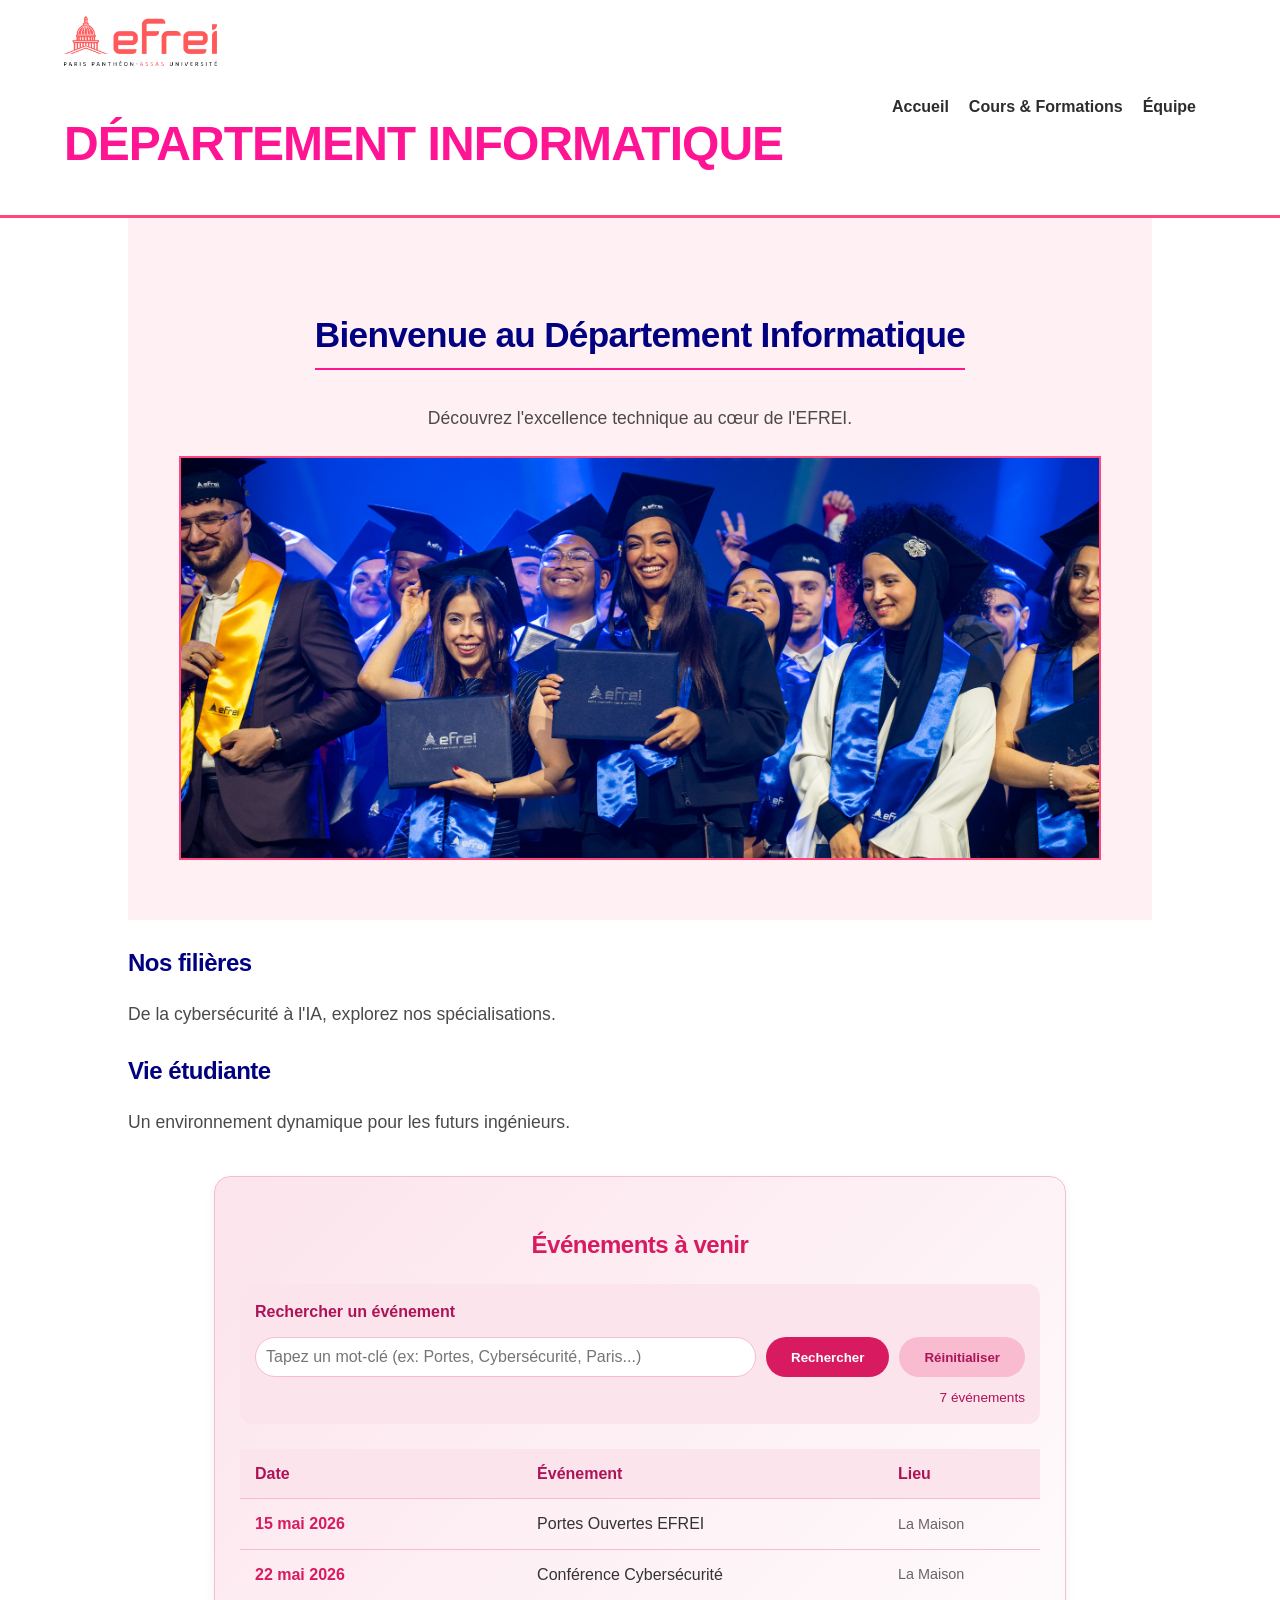
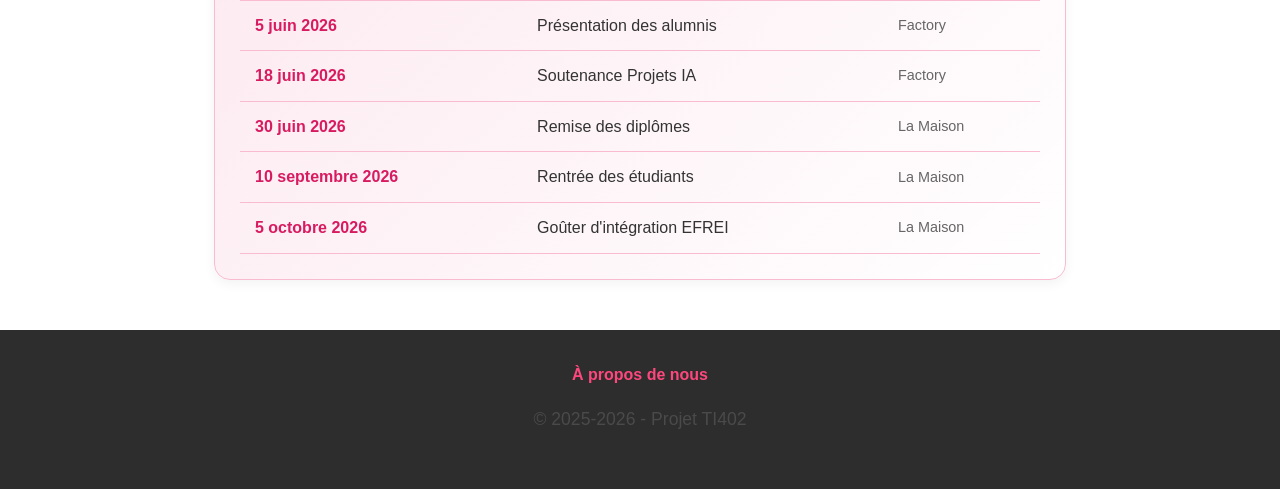
<file: index.html>
<!DOCTYPE html>
<html lang="fr">
<head>
    <meta charset="UTF-8">
    <meta name="viewport" content="width=device-width, initial-scale=1.0">
    <title>Département Informatique - EFREI</title>
    <link rel="stylesheet" href="style.css">
    <style>
        /* Style pour le planning ajouté */
        .planning-section {
            background: linear-gradient(135deg, #fce4ec, #ffffff);
            border-radius: 16px;
            padding: 25px;
            margin: 40px auto;
            max-width: 800px;
            box-shadow: 0 4px 12px rgba(0,0,0,0.05);
            border: 1px solid #f8bbd0;
        }
        .planning-section h3 {
            color: #d81b60;
            font-size: 1.5rem;
            margin-bottom: 20px;
            text-align: center;
        }
        /* Barre de recherche */
        .search-container {
            margin-bottom: 25px;
            padding: 15px;
            background: #fce4ec;
            border-radius: 12px;
        }
        .search-container h4 {
            color: #ad1457;
            margin-bottom: 12px;
            margin-top: 0;
        }
        .search-box {
            display: flex;
            gap: 10px;
            flex-wrap: wrap;
        }
        .search-box input {
            flex: 1;
            padding: 10px;
            border-radius: 25px;
            border: 1px solid #f8bbd0;
            font-family: inherit;
            font-size: 1rem;
        }
        .search-box button {
            background: #d81b60;
            color: white;
            border: none;
            padding: 10px 25px;
            border-radius: 25px;
            cursor: pointer;
            font-weight: bold;
            transition: all 0.2s;
        }
        .search-box button:hover {
            background: #ad1457;
        }
        .result-count {
            margin-top: 10px;
            font-size: 0.85rem;
            color: #ad1457;
            text-align: right;
        }
        .event-table {
            width: 100%;
            border-collapse: collapse;
        }
        .event-table th, .event-table td {
            padding: 12px 15px;
            text-align: left;
            border-bottom: 1px solid #f8bbd0;
        }
        .event-table th {
            background-color: #fce4ec;
            color: #ad1457;
            font-weight: 700;
        }
        .event-table tr:hover {
            background-color: #fce4ec;
        }
        .event-date {
            font-weight: 700;
            color: #d81b60;
        }
        .event-name {
            color: #333;
        }
        .event-Bâtiment {
            color: #666;
            font-size: 0.9rem;
        }
        .no-result {
            text-align: center;
            color: #999;
            padding: 30px;
        }
        @media (max-width: 600px) {
            .search-box input, .search-box button { flex: 100%; }
        }
    </style>
</head>
<body>

    <header>
       <div class="logo-container">
        <img src="logo-rose.png" alt="Logo EFREI Rose" class="logo"> 
        <h1>Département Informatique</h1>
    </div>
        <nav>
            <ul>
                <li><a href="index.html">Accueil</a></li>
                <li><a href="formations.html">Cours & Formations</a></li>
                <li><a href="equipe.html">Équipe</a></li>
                <li></li>
            </ul>
        </nav>
    </header>

    <main>
        <section class="hero">
            <h2>Bienvenue au Département Informatique</h2>
            <p>Découvrez l'excellence technique au cœur de l'EFREI.</p>
            <div class="carousel-placeholder">
                <img src="photo-accueil.jpg" alt="Présentation du département" class="img-hero">
            </div>
        </section>

        <section class="content-grid">
            <article>
                <h3>Nos filières</h3>
                <p>De la cybersécurité à l'IA, explorez nos spécialisations.</p>
            </article>
            <article>
                <h3>Vie étudiante</h3>
                <p>Un environnement dynamique pour les futurs ingénieurs.</p>
            </article>
        </section>

        <!-- SECTION PLANNING AVEC RECHERCHE -->
        <section class="planning-section">
            <h3> Événements à venir</h3>
            
            <!-- Barre de recherche -->
            <div class="search-container">
                <h4> Rechercher un événement</h4>
                <div class="search-box">
                    <input type="text" id="searchInput" placeholder="Tapez un mot-clé (ex: Portes, Cybersécurité, Paris...)">
                    <button onclick="searchEvents()">Rechercher</button>
                    <button onclick="resetSearch()" style="background:#f8bbd0; color:#ad1457;">Réinitialiser</button>
                </div>
                <div class="result-count" id="resultCount"></div>
            </div>

            <!-- Tableau des événements -->
            <table class="event-table" id="eventTable">
                <thead>
                    <tr>
                        <th>Date</th>
                        <th>Événement</th>
                        <th>Lieu</th>
                    </tr>
                </thead>
                <tbody id="eventList">
                    
                </tbody>
            </table>
        </section>
    </main>

    <footer>
        <nav>
            <a href="apropos.html">À propos de nous</a>
        </nav>
        <p>&copy; 2025-2026 - Projet TI402</p>
    </footer>

    <script>
        // === PLANNING AVEC RECHERCHE ===
        
        // Liste des événements (fixe)
        const allEvents = [
            { id: 1, date: "2026-05-15", name: "Portes Ouvertes EFREI", Bâtiment: "La Maison" },
            { id: 2, date: "2026-05-22", name: "Conférence Cybersécurité", Bâtiment: "La Maison" },
            { id: 3, date: "2026-06-05", name: "Présentation des alumnis", Bâtiment: "Factory" },
            { id: 4, date: "2026-06-18", name: "Soutenance Projets IA", Bâtiment: "Factory" },
            { id: 5, date: "2026-06-30", name: "Remise des diplômes", Bâtiment: "La Maison" },
            { id: 6, date: "2026-09-10", name: "Rentrée des étudiants", Bâtiment: "La Maison" },
            { id: 7, date: "2026-10-05", name: "Goûter d'intégration EFREI", Bâtiment: "La Maison" }
        ];

        let currentEvents = [...allEvents];

        // Fonction pour formater la date en français
        function formatDate(dateStr) {
            const d = new Date(dateStr);
            return d.toLocaleDateString('fr-FR', { day: 'numeric', month: 'long', year: 'numeric' });
        }

        // Fonction pour afficher les événements
        function displayEvents() {
            const eventList = document.getElementById('eventList');
            if (!eventList) return;
            
            // Trier par date (du plus proche au plus lointain)
            const sorted = [...currentEvents].sort((a, b) => new Date(a.date) - new Date(b.date));
            
            const resultCount = document.getElementById('resultCount');
            if (resultCount) {
                const count = sorted.length;
                resultCount.innerHTML = count === allEvents.length ? `${count} événements` : `${count} résultat(s) trouvé(s)`;
            }
            
            if (sorted.length === 0) {
                eventList.innerHTML = '<tr class="no-result"><td colspan="3">Aucun événement ne correspond à votre recherche.</td></tr>';
                return;
            }
            
            eventList.innerHTML = '';
            sorted.forEach(event => {
                const row = document.createElement('tr');
                row.innerHTML = `
                    <td class="event-date">${formatDate(event.date)}</td>
                    <td class="event-name">${event.name}</td>
                    <td class="event-Bâtiment"> ${event.Bâtiment}</td>
                `;
                eventList.appendChild(row);
            });
        }

        // Fonction de recherche
        function searchEvents() {
            const searchTerm = document.getElementById('searchInput').value.toLowerCase().trim();
            
            if (searchTerm === '') {
                currentEvents = [...allEvents];
            } else {
                currentEvents = allEvents.filter(event => 
                    event.name.toLowerCase().includes(searchTerm) ||
                    event.Bâtiment.toLowerCase().includes(searchTerm) ||
                    formatDate(event.date).toLowerCase().includes(searchTerm)
                );
            }
            displayEvents();
        }

        // Fonction pour réinitialiser la recherche
        function resetSearch() {
            document.getElementById('searchInput').value = '';
            currentEvents = [...allEvents];
            displayEvents();
        }

        // Recherche en temps réel (quand on tape)
        document.getElementById('searchInput').addEventListener('keyup', function() {
            searchEvents();
        });

        // Initialisation au chargement
        displayEvents();
    </script>

</body>
</html>
</file>
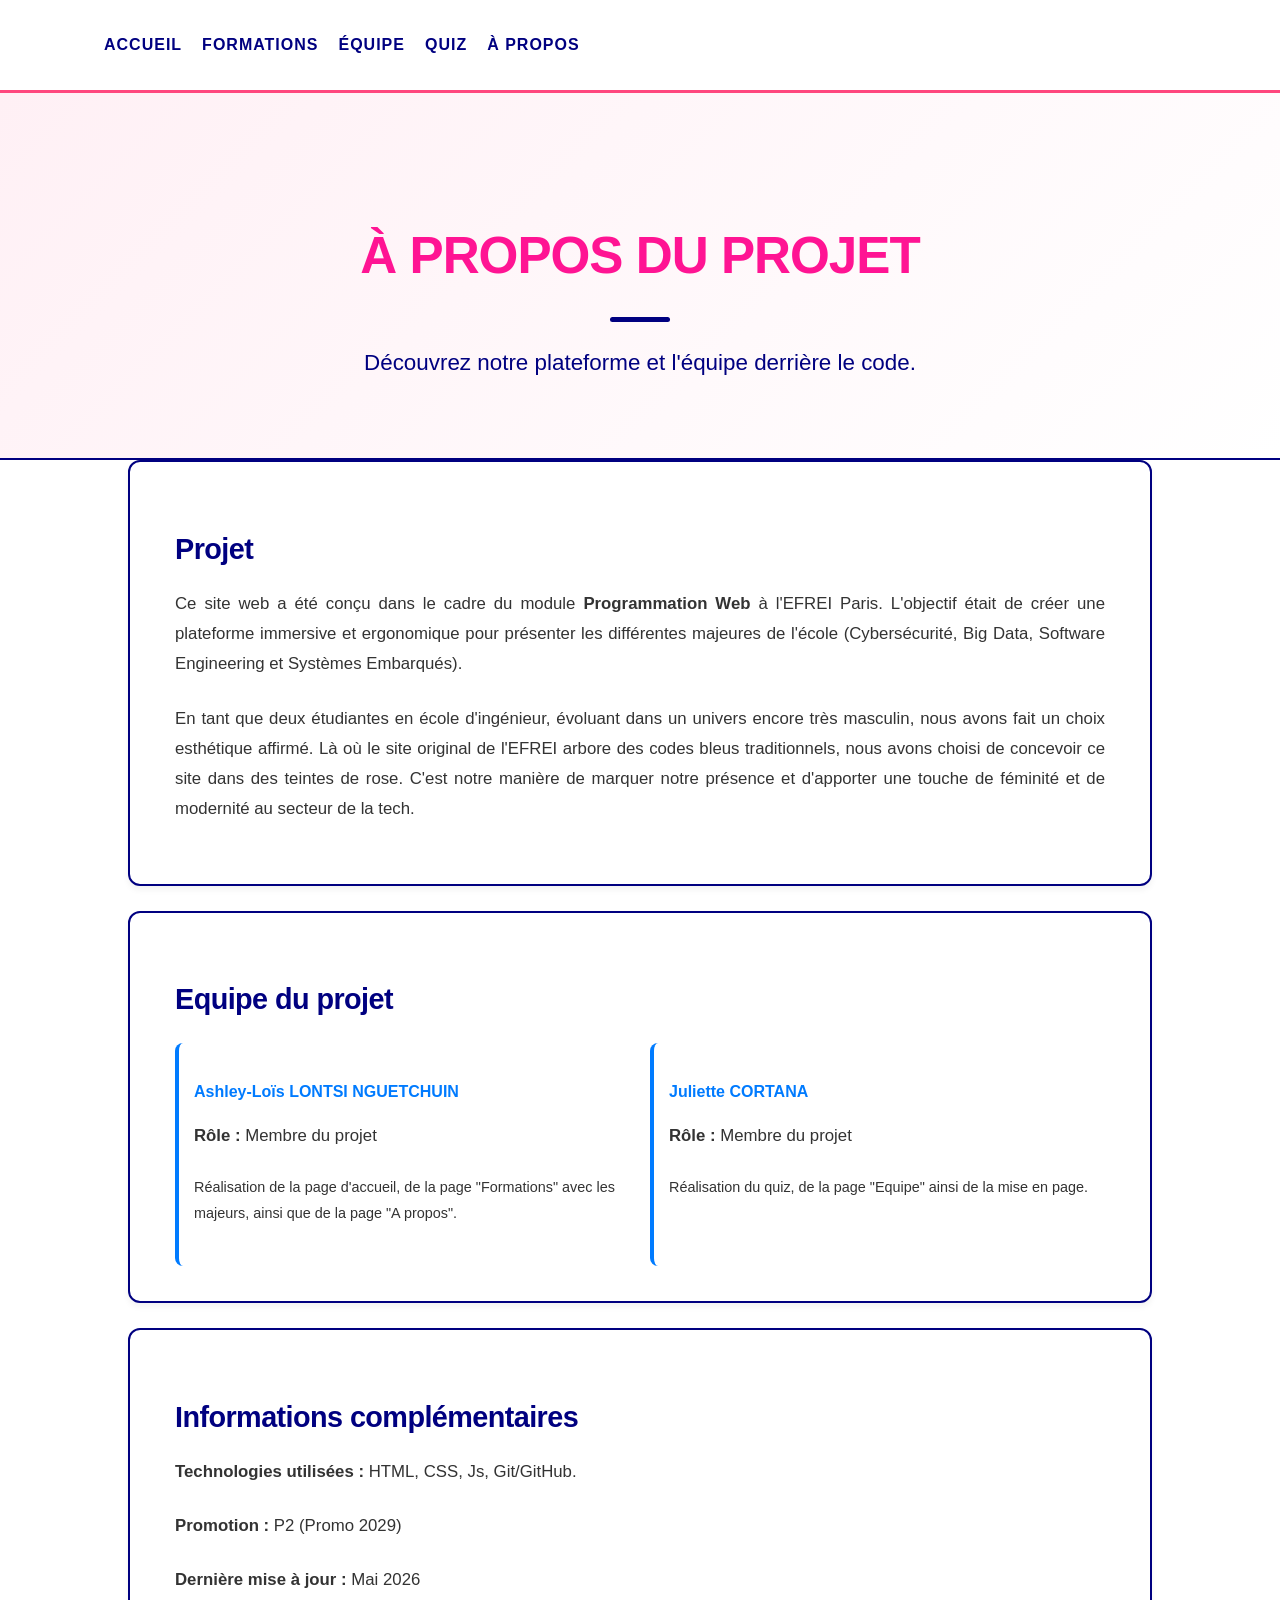
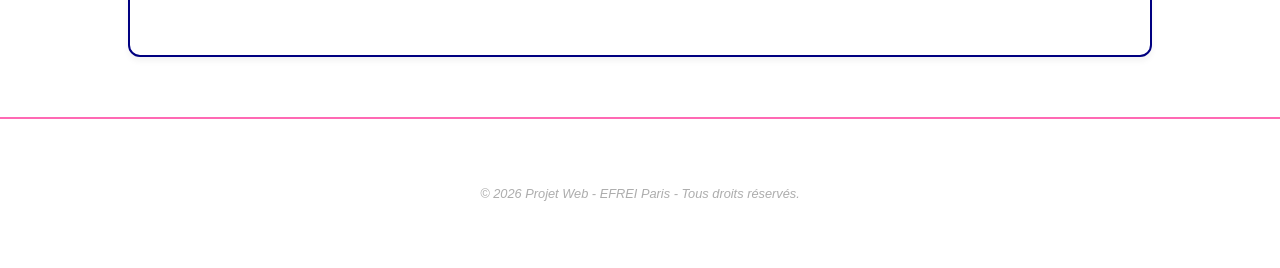
<file: apropos.html>
<!DOCTYPE html>
<html lang="fr">
<head>
    <meta charset="UTF-8">
    <meta name="viewport" content="width=device-width, initial-scale=1.0">
    <title>À Propos - Projet Web EFREI</title>
    <link rel="stylesheet" href="style.css">
</head>
<body>

    <header>
        <nav class="navbar">
            <ul>
                <li><a href="index.html">Accueil</a></li>
                <li><a href="formations.html">Formations</a></li>
                <li><a href="equipe.html">Équipe</a></li>
                <li><a href="quiz.html">Quiz</a></li>
                <li><a href="apropos.html" class="active">À propos</a></li>
            </ul>
        </nav>
    </header>

    <section class="bachelor-hero">
        <div class="hero-content">
            <h1>À Propos du Projet</h1>
            <div class="hero-separator"></div>
            <p>Découvrez notre plateforme et l'équipe derrière le code.</p>
        </div>
    </section>

    <main class="bachelor-list">
        
        <div class="bachelor-wide-card">
            <div class="card-center">
                <h3>Projet</h3>
                <p>Ce site web a été conçu dans le cadre du module <strong>Programmation Web</strong> à l'EFREI Paris. L'objectif était de créer une plateforme immersive et ergonomique pour présenter les différentes majeures de l'école (Cybersécurité, Big Data, Software Engineering et Systèmes Embarqués). </p>
            <p>En tant que deux étudiantes en école d'ingénieur, évoluant dans un univers encore très masculin, nous avons fait un choix esthétique affirmé. Là où le site original de l'EFREI arbore des codes bleus traditionnels, nous avons choisi de concevoir ce site dans des teintes de rose. C'est notre manière de marquer notre présence et d'apporter une touche de féminité et de modernité au secteur de la tech.</p>
        </div>
        </div>

        <div class="bachelor-wide-card">
            <div class="card-center">
                <h3>Equipe du projet</h3>
                
                <div class="team-grid" style="display: flex; gap: 20px; margin-top: 20px; flex-wrap: wrap;">
                    

                    <div class="team-member" style="flex: 1; min-width: 250px; background: rgba(255,255,255,0.05); padding: 15px; border-radius: 8px; border-left: 4px solid #007bff;">
                        <h4 style="color: #007bff; margin-bottom: 5px;">Ashley-Loïs LONTSI NGUETCHUIN</h4>
                        <p><strong>Rôle :</strong> Membre du projet</p>
                        <p style="font-size: 0.9em;">Réalisation de la page d'accueil, de la page "Formations" avec les majeurs, ainsi que de la page "A propos".</p>
                    </div>

                    
                    <div class="team-member" style="flex: 1; min-width: 250px; background: rgba(255,255,255,0.05); padding: 15px; border-radius: 8px; border-left: 4px solid #007bff;">
                        <h4 style="color: #007bff; margin-bottom: 5px;">Juliette CORTANA</h4>
                        <p><strong>Rôle :</strong> Membre du projet</p>
                        <p style="font-size: 0.9em;">Réalisation du quiz, de la page "Equipe" ainsi de la mise en page.</p>
                    </div>

                </div>
            </div>
        </div>

        <!-- SECTION INFOS UTILES -->
        <div class="bachelor-wide-card">
            <div class="card-center">
                <h3>Informations complémentaires</h3>
                <p><strong>Technologies utilisées :</strong> HTML, CSS, Js, Git/GitHub.</p>
                <p><strong>Promotion :</strong> P2 (Promo 2029)</p>
                <p><strong>Dernière mise à jour :</strong> Mai 2026</p>
            </div>
        </div>

    </main>

    <footer class="footer-about">
        <div class="footer-content">
            <p class="copyright">© 2026 Projet Web - EFREI Paris - Tous droits réservés.</p>
        </div>
    </footer>

</body>
</html>
</file>
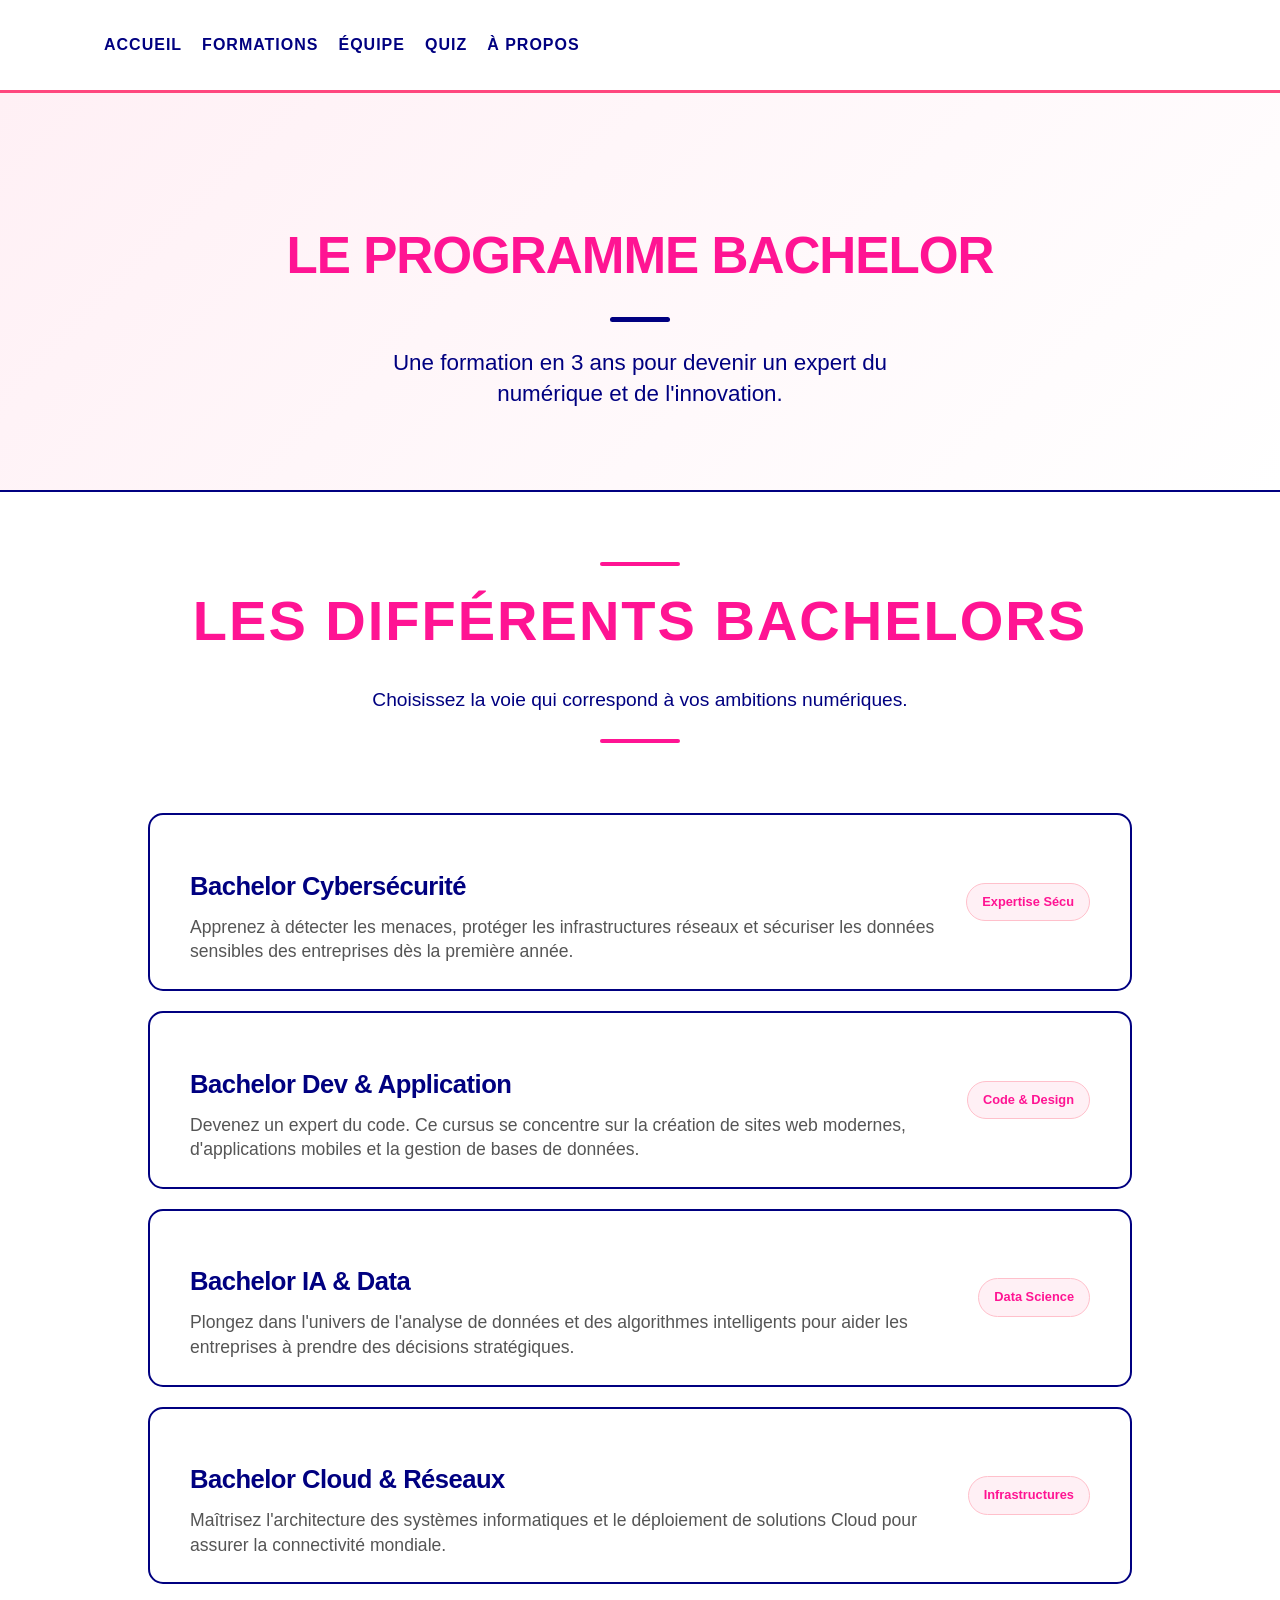
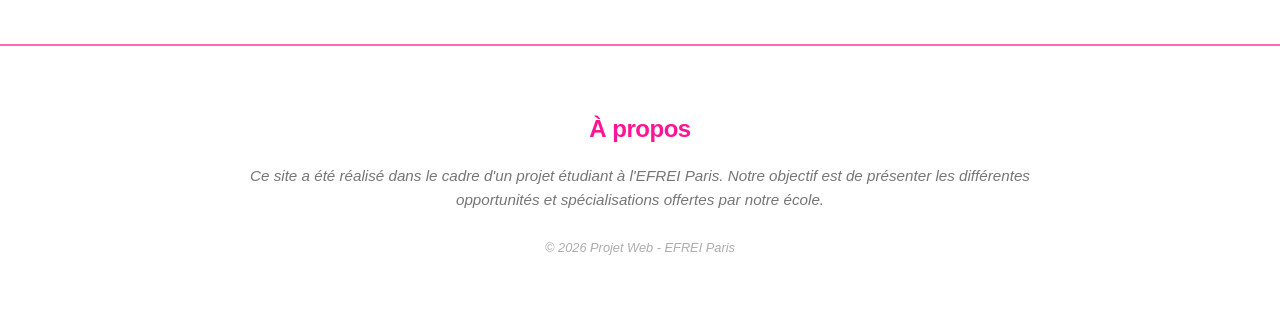
<file: bachelor.html>
<!DOCTYPE html>
<html lang="fr">
<head>
    <meta charset="UTF-8">
    <meta name="viewport" content="width=device-width, initial-scale=1.0">
    <title>Bachelor EFREI - Tronc Commun</title>
    <link rel="stylesheet" href="style.css">
</head>
<body>

    
    <header>
        <nav class="navbar">
            <ul>
                <li><a href="index.html">Accueil</a></li>
                <li><a href="formations.html">Formations</a></li>
                <li><a href="equipe.html">Équipe</a></li>
                <li><a href="quiz.html">Quiz</a></li>
                <li><a href="#about">À propos</a></li>
            </ul>
        </nav>
    </header>

    <!-- HERO SECTION BACHELOR -->
   <section class="bachelor-hero">
    <div class="hero-content">
        <h1>Le Programme Bachelor</h1>
        <div class="hero-separator"></div>
        <p>Une formation en 3 ans pour devenir un expert du numérique et de l'innovation.</p>
    </div>
</section>

    <!-- CONTENU DES 3 ANNÉES -->
    <main class="bachelor-page-content">
    
    
    <section class="page-header">
        <div class="header-decoration"></div>
        <h1>Les différents Bachelors</h1>
        <p>Choisissez la voie qui correspond à vos ambitions numériques.</p>
        <div class="header-decoration"></div>
    </section>

    <!-- LISTE DES BACHELORS EN LARGEUR -->
    <div class="bachelor-list-horizontal">
        
        <!-- Bachelor 1 -->
        <div class="bachelor-row">
            <div class="row-text">
                <h3>Bachelor Cybersécurité</h3>
                <p>Apprenez à détecter les menaces, protéger les infrastructures réseaux et sécuriser les données sensibles des entreprises dès la première année.</p>
            </div>
            <span class="row-badge">Expertise Sécu</span>
        </div>

        <!-- Bachelor 2 -->
        <div class="bachelor-row">
            <div class="row-text">
                <h3>Bachelor Dev & Application</h3>
                <p>Devenez un expert du code. Ce cursus se concentre sur la création de sites web modernes, d'applications mobiles et la gestion de bases de données.</p>
            </div>
            <span class="row-badge">Code & Design</span>
        </div>

        <!-- Bachelor 3 -->
        <div class="bachelor-row">
            <div class="row-text">
                <h3>Bachelor IA & Data</h3>
                <p>Plongez dans l'univers de l'analyse de données et des algorithmes intelligents pour aider les entreprises à prendre des décisions stratégiques.</p>
            </div>
            <span class="row-badge">Data Science</span>
        </div>

        <!-- Bachelor 4 -->
        <div class="bachelor-row">
            <div class="row-text">
                <h3>Bachelor Cloud & Réseaux</h3>
                <p>Maîtrisez l'architecture des systèmes informatiques et le déploiement de solutions Cloud pour assurer la connectivité mondiale.</p>
            </div>
            <span class="row-badge">Infrastructures</span>
        </div>

    </div>
</main>

    
    <footer id="about" class="footer-about">
        <a href="apropos.html" class="footer-clickable-area">
            <div class="footer-content">
                <h3>À propos</h3>
                <p>Ce site a été réalisé dans le cadre d'un projet étudiant à l'EFREI Paris. Notre objectif est de présenter les différentes opportunités et spécialisations offertes par notre école.</p>
                <p class="copyright">© 2026 Projet Web - EFREI Paris</p>
            </div>
        </a>
    </footer>

</body>
</html>
</file>
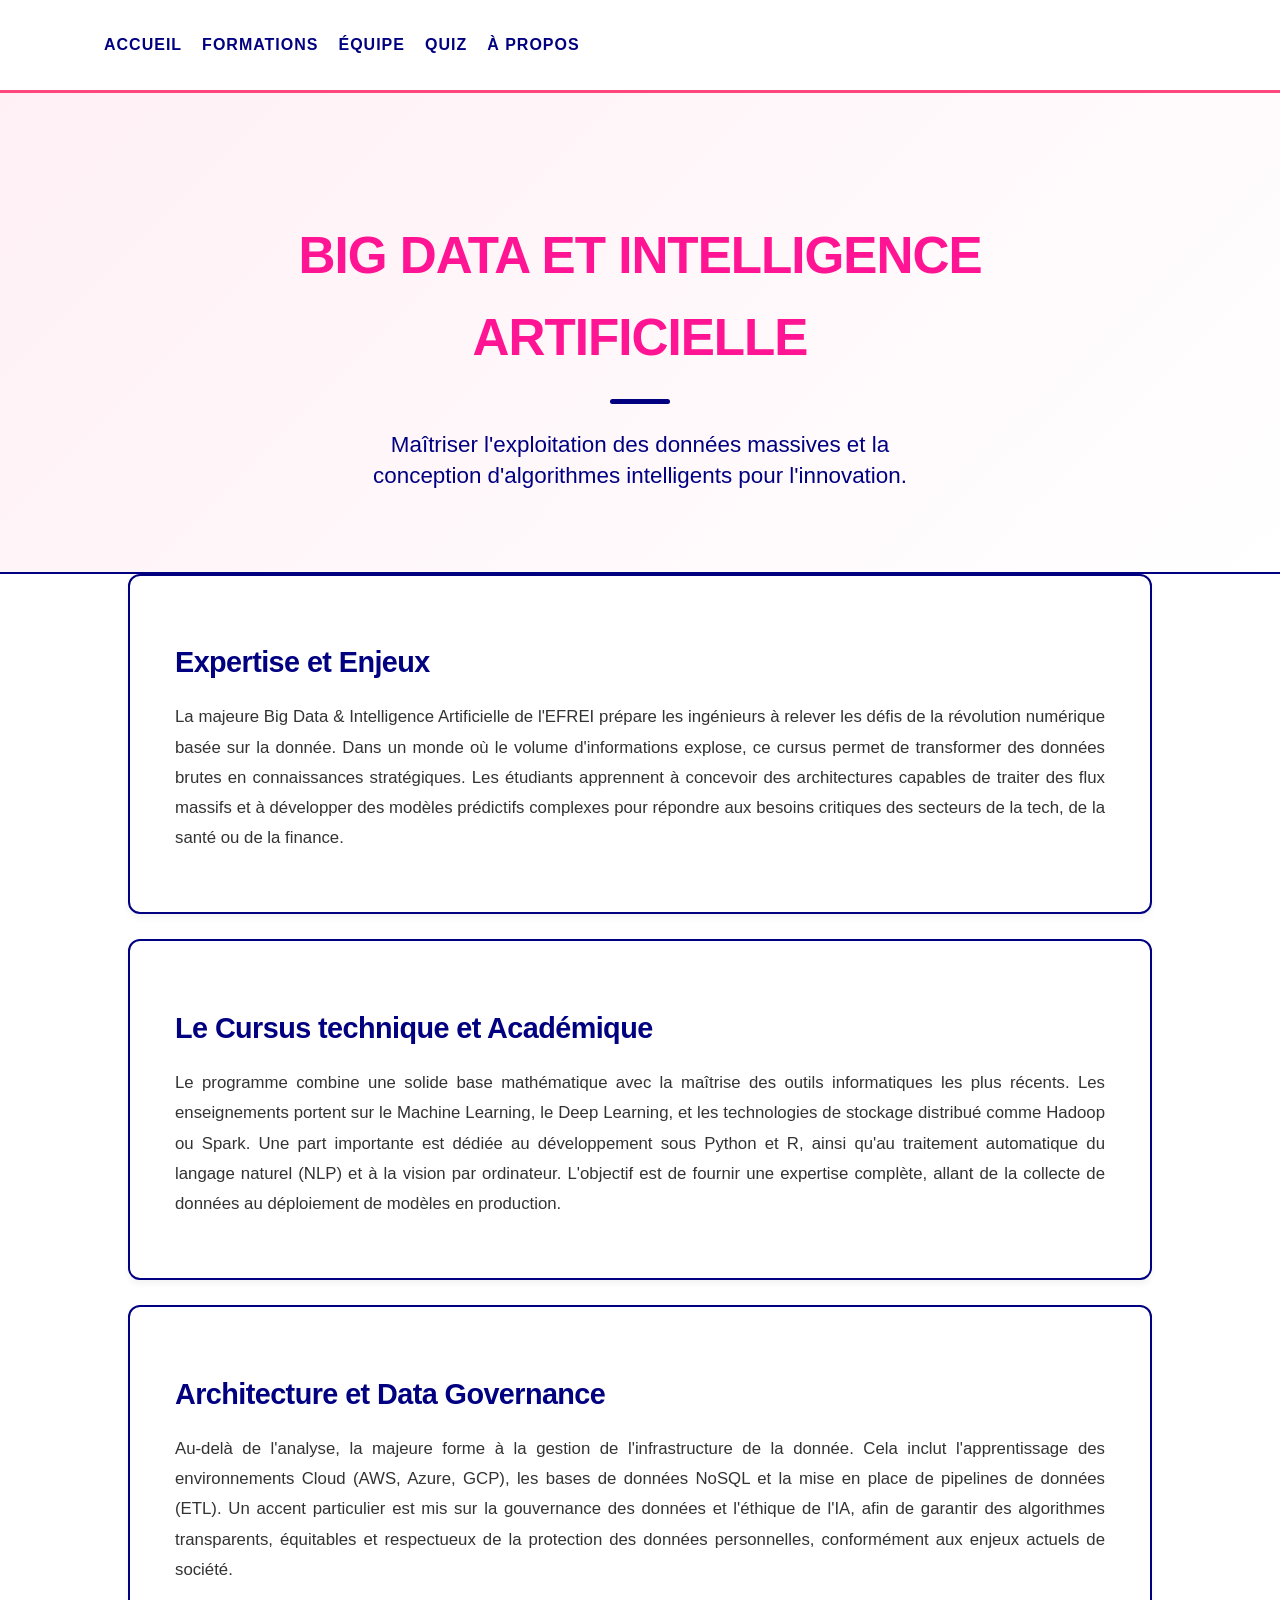
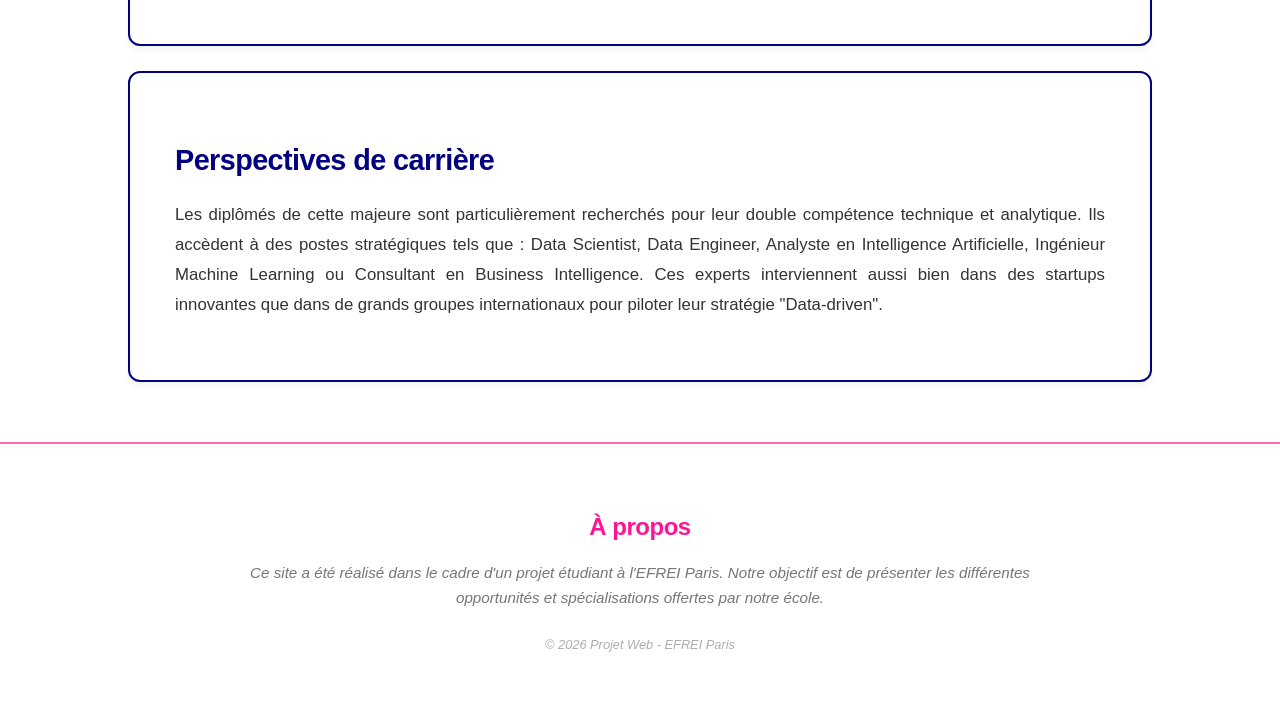
<file: bigdata.html>
<!DOCTYPE html>
<html lang="fr">
<head>
    <meta charset="UTF-8">
    <meta name="viewport" content="width=device-width, initial-scale=1.0">
    <title>Majeure Bio Data & Intelligence Artificielle - EFREI Paris</title>
    <link rel="stylesheet" href="style.css">
</head>
<body>

    <header>
        <nav class="navbar">
            <ul>
                <li><a href="index.html">Accueil</a></li>
                <li><a href="formations.html">Formations</a></li>
                <li><a href="equipe.html">Équipe</a></li>
                <li><a href="quiz.html">Quiz</a></li>
                <li><a href="#about">À propos</a></li>
            </ul>
        </nav>
    </header>

    <!-- SECTION TITRE -->
    <section class="bachelor-hero">
        <div class="hero-content">
            <h1>Big Data et Intelligence Artificielle</h1>
            <div class="hero-separator"></div>
            <p>Maîtriser l'exploitation des données massives et la conception d'algorithmes intelligents pour l'innovation.</p>
        </div>
    </section>

    <main class="bachelor-list">
        
        <!-- BLOC 1 : PRÉSENTATION DÉTAILLÉE -->
        <div class="bachelor-wide-card">
            <div class="card-center">
                <h3>Expertise et Enjeux</h3>
                <p>La majeure Big Data & Intelligence Artificielle de l'EFREI prépare les ingénieurs à relever les défis de la révolution numérique basée sur la donnée. Dans un monde où le volume d'informations explose, ce cursus permet de transformer des données brutes en connaissances stratégiques. Les étudiants apprennent à concevoir des architectures capables de traiter des flux massifs et à développer des modèles prédictifs complexes pour répondre aux besoins critiques des secteurs de la tech, de la santé ou de la finance.</p>
            </div>
        </div>

        <!-- BLOC 2 : PROGRAMME TECHNIQUE -->
        <div class="bachelor-wide-card">
            <div class="card-center">
                <h3>Le Cursus technique et Académique</h3>
                <p>Le programme combine une solide base mathématique avec la maîtrise des outils informatiques les plus récents. Les enseignements portent sur le Machine Learning, le Deep Learning, et les technologies de stockage distribué comme Hadoop ou Spark. Une part importante est dédiée au développement sous Python et R, ainsi qu'au traitement automatique du langage naturel (NLP) et à la vision par ordinateur. L'objectif est de fournir une expertise complète, allant de la collecte de données au déploiement de modèles en production.</p>
            </div>
        </div>

        <!-- BLOC 3 : GOUVERNANCE ET ÉTHIQUE -->
        <div class="bachelor-wide-card">
            <div class="card-center">
                <h3>Architecture et Data Governance</h3>
                <p>Au-delà de l'analyse, la majeure forme à la gestion de l'infrastructure de la donnée. Cela inclut l'apprentissage des environnements Cloud (AWS, Azure, GCP), les bases de données NoSQL et la mise en place de pipelines de données (ETL). Un accent particulier est mis sur la gouvernance des données et l'éthique de l'IA, afin de garantir des algorithmes transparents, équitables et respectueux de la protection des données personnelles, conformément aux enjeux actuels de société.</p>
            </div>
        </div>

        <!-- BLOC 4 : DÉBOUCHÉS PROFESSIONNELS -->
        <div class="bachelor-wide-card">
            <div class="card-center">
                <h3>Perspectives de carrière</h3>
                <p>Les diplômés de cette majeure sont particulièrement recherchés pour leur double compétence technique et analytique. Ils accèdent à des postes stratégiques tels que : Data Scientist, Data Engineer, Analyste en Intelligence Artificielle, Ingénieur Machine Learning ou Consultant en Business Intelligence. Ces experts interviennent aussi bien dans des startups innovantes que dans de grands groupes internationaux pour piloter leur stratégie "Data-driven".</p>
            </div>
        </div>

    </main>

    <footer id="about" class="footer-about">
        <a href="apropos.html" class="footer-clickable-area">
            <div class="footer-content">
                <h3>À propos</h3>
                <p>Ce site a été réalisé dans le cadre d'un projet étudiant à l'EFREI Paris. Notre objectif est de présenter les différentes opportunités et spécialisations offertes par notre école.</p>
                <p class="copyright">© 2026 Projet Web - EFREI Paris</p>
            </div>
        </a>
    </footer>

</body>
</html>
</file>
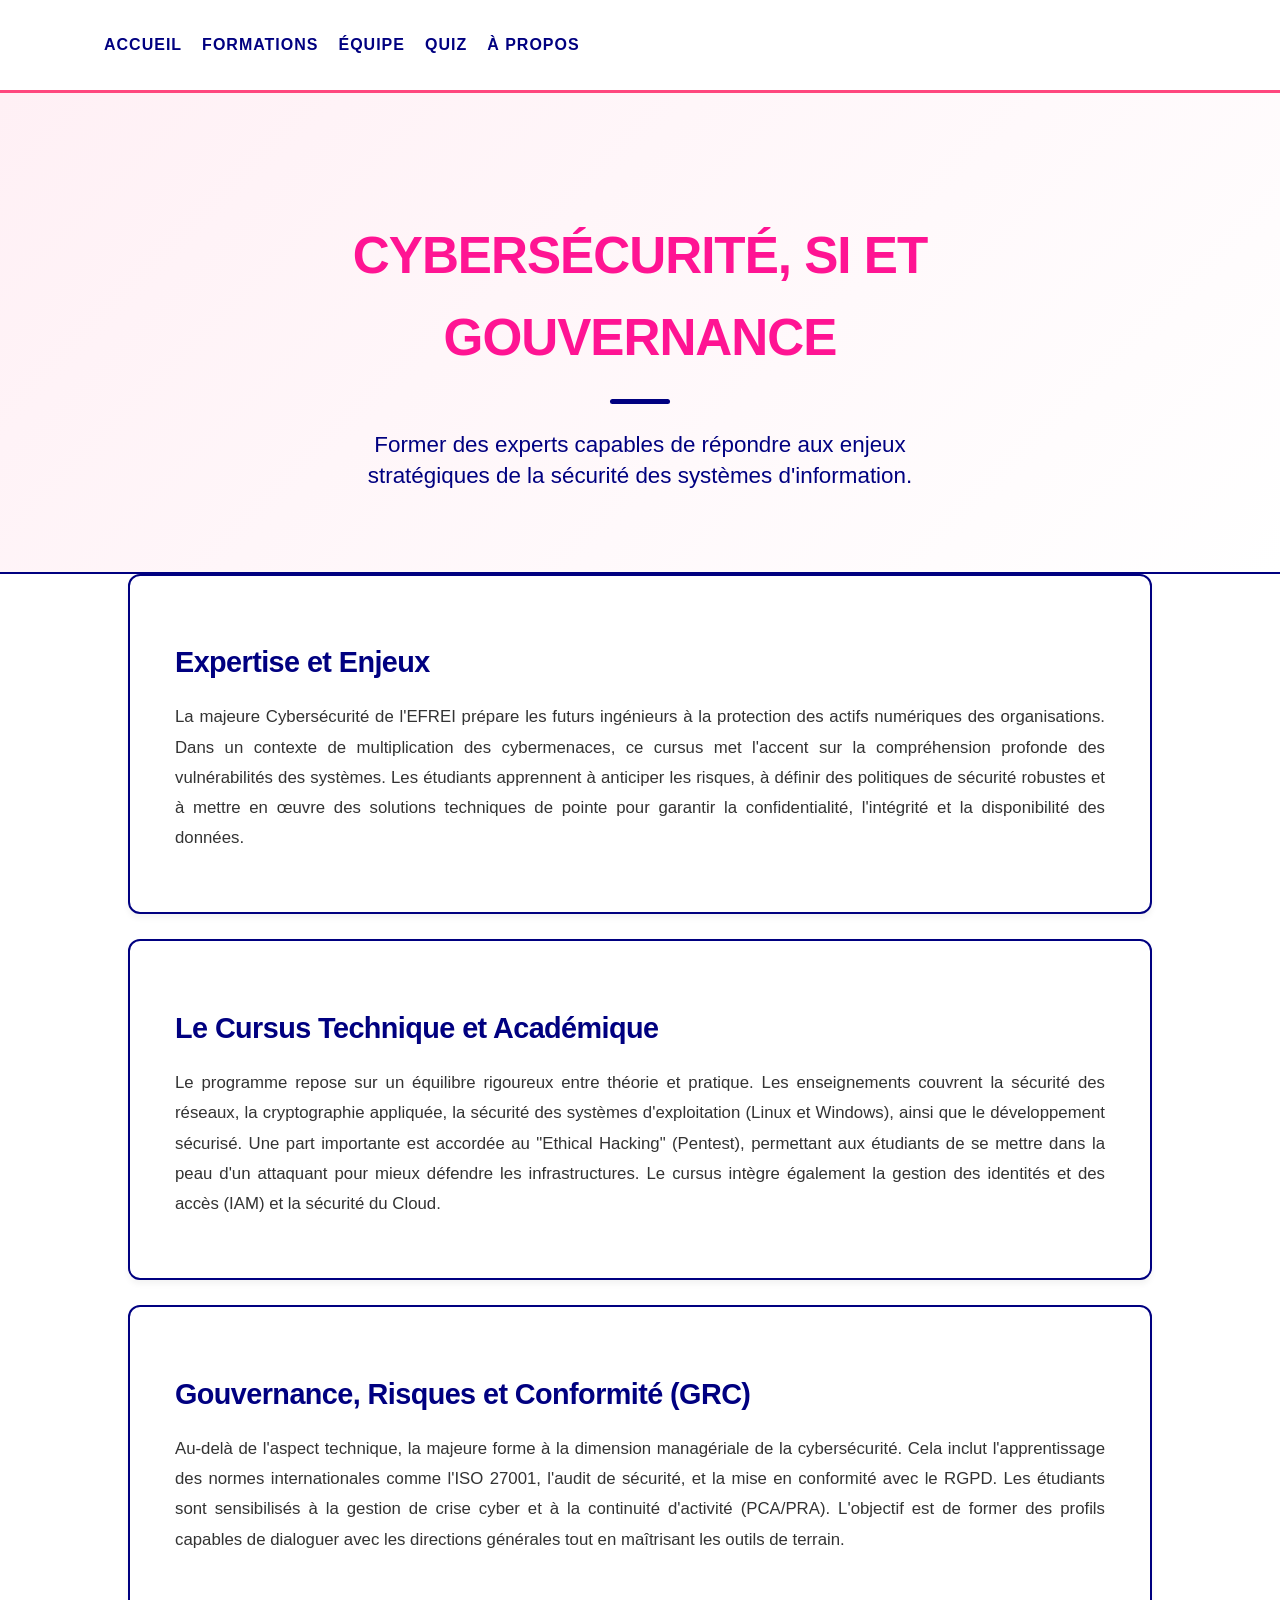
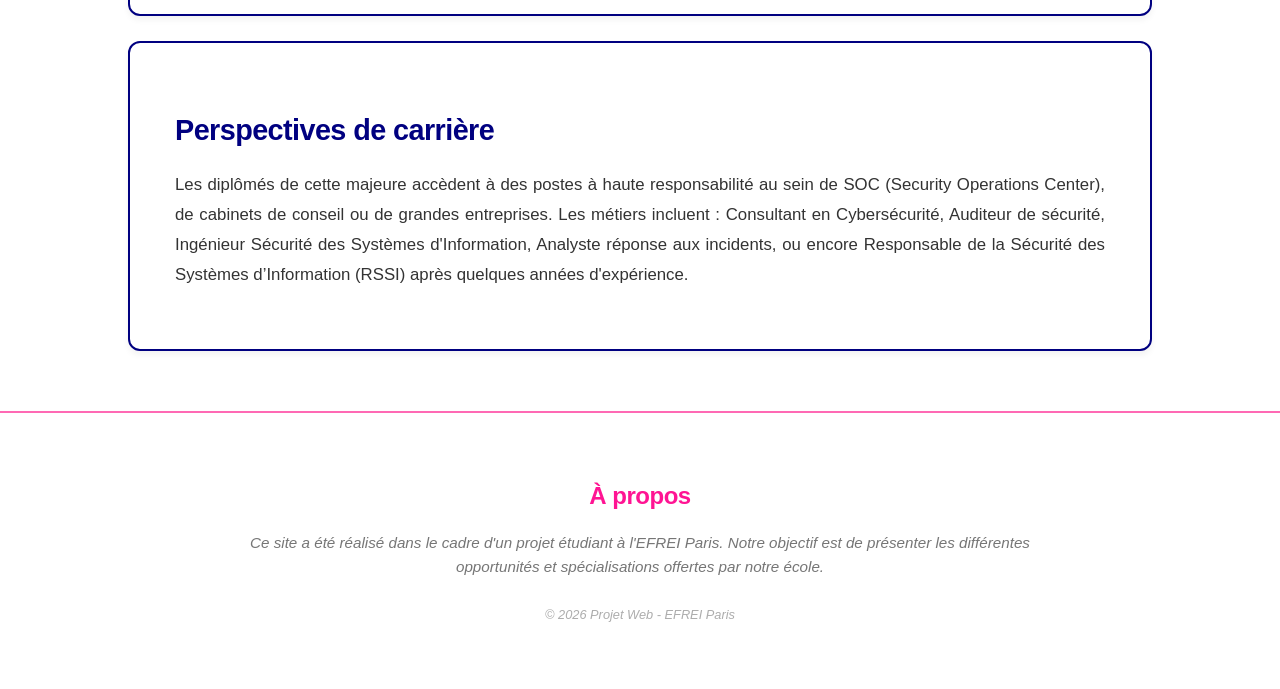
<file: cyber.html>
<!DOCTYPE html>
<html lang="fr">
<head>
    <meta charset="UTF-8">
    <meta name="viewport" content="width=device-width, initial-scale=1.0">
    <title>Majeure Cybersécurité, SI et Gouvernance - EFREI</title>
    <link rel="stylesheet" href="style.css">
</head>
<body>

    <header>
        <nav class="navbar">
            <ul>
                <li><a href="index.html">Accueil</a></li>
                <li><a href="formations.html">Formations</a></li>
                <li><a href="equipe.html">Équipe</a></li>
                <li><a href="quiz.html">Quiz</a></li>
                <li><a href="#about">À propos</a></li>
            </ul>
        </nav>
    </header>

    <!-- SECTION TITRE -->
    <section class="bachelor-hero">
        <div class="hero-content">
            <h1>Cybersécurité, SI et Gouvernance</h1>
            <div class="hero-separator"></div>
            <p>Former des experts capables de répondre aux enjeux stratégiques de la sécurité des systèmes d'information.</p>
        </div>
    </section>

    <main class="bachelor-list">
        
        <!-- BLOC 1 : PRÉSENTATION DÉTAILLÉE -->
        <div class="bachelor-wide-card">
            <div class="card-center">
                <h3>Expertise et Enjeux</h3>
                <p>La majeure Cybersécurité de l'EFREI prépare les futurs ingénieurs à la protection des actifs numériques des organisations. Dans un contexte de multiplication des cybermenaces, ce cursus met l'accent sur la compréhension profonde des vulnérabilités des systèmes. Les étudiants apprennent à anticiper les risques, à définir des politiques de sécurité robustes et à mettre en œuvre des solutions techniques de pointe pour garantir la confidentialité, l'intégrité et la disponibilité des données.</p>
            </div>
        </div>

        <!-- BLOC 2 : PROGRAMME TECHNIQUE -->
        <div class="bachelor-wide-card">
            <div class="card-center">
                <h3>Le Cursus Technique et Académique</h3>
                <p>Le programme repose sur un équilibre rigoureux entre théorie et pratique. Les enseignements couvrent la sécurité des réseaux, la cryptographie appliquée, la sécurité des systèmes d'exploitation (Linux et Windows), ainsi que le développement sécurisé. Une part importante est accordée au "Ethical Hacking" (Pentest), permettant aux étudiants de se mettre dans la peau d'un attaquant pour mieux défendre les infrastructures. Le cursus intègre également la gestion des identités et des accès (IAM) et la sécurité du Cloud.</p>
            </div>
        </div>

        <!-- BLOC 3 : GOUVERNANCE ET AUDIT -->
        <div class="bachelor-wide-card">
            <div class="card-center">
                <h3>Gouvernance, Risques et Conformité (GRC)</h3>
                <p>Au-delà de l'aspect technique, la majeure forme à la dimension managériale de la cybersécurité. Cela inclut l'apprentissage des normes internationales comme l'ISO 27001, l'audit de sécurité, et la mise en conformité avec le RGPD. Les étudiants sont sensibilisés à la gestion de crise cyber et à la continuité d'activité (PCA/PRA). L'objectif est de former des profils capables de dialoguer avec les directions générales tout en maîtrisant les outils de terrain.</p>
            </div>
        </div>

        <!-- BLOC 4 : DÉBOUCHÉS PROFESSIONNELS -->
        <div class="bachelor-wide-card">
            <div class="card-center">
                <h3>Perspectives de carrière</h3>
                <p>Les diplômés de cette majeure accèdent à des postes à haute responsabilité au sein de SOC (Security Operations Center), de cabinets de conseil ou de grandes entreprises. Les métiers incluent : Consultant en Cybersécurité, Auditeur de sécurité, Ingénieur Sécurité des Systèmes d'Information, Analyste réponse aux incidents, ou encore Responsable de la Sécurité des Systèmes d’Information (RSSI) après quelques années d'expérience.</p>
            </div>
        </div>

    </main>

    <footer id="about" class="footer-about">
        <a href="apropos.html" class="footer-clickable-area">
            <div class="footer-content">
                <h3>À propos</h3>
                <p>Ce site a été réalisé dans le cadre d'un projet étudiant à l'EFREI Paris. Notre objectif est de présenter les différentes opportunités et spécialisations offertes par notre école.</p>
                <p class="copyright">© 2026 Projet Web - EFREI Paris</p>
            </div>
        </a>
    </footer>

</body>
</html>
</file>
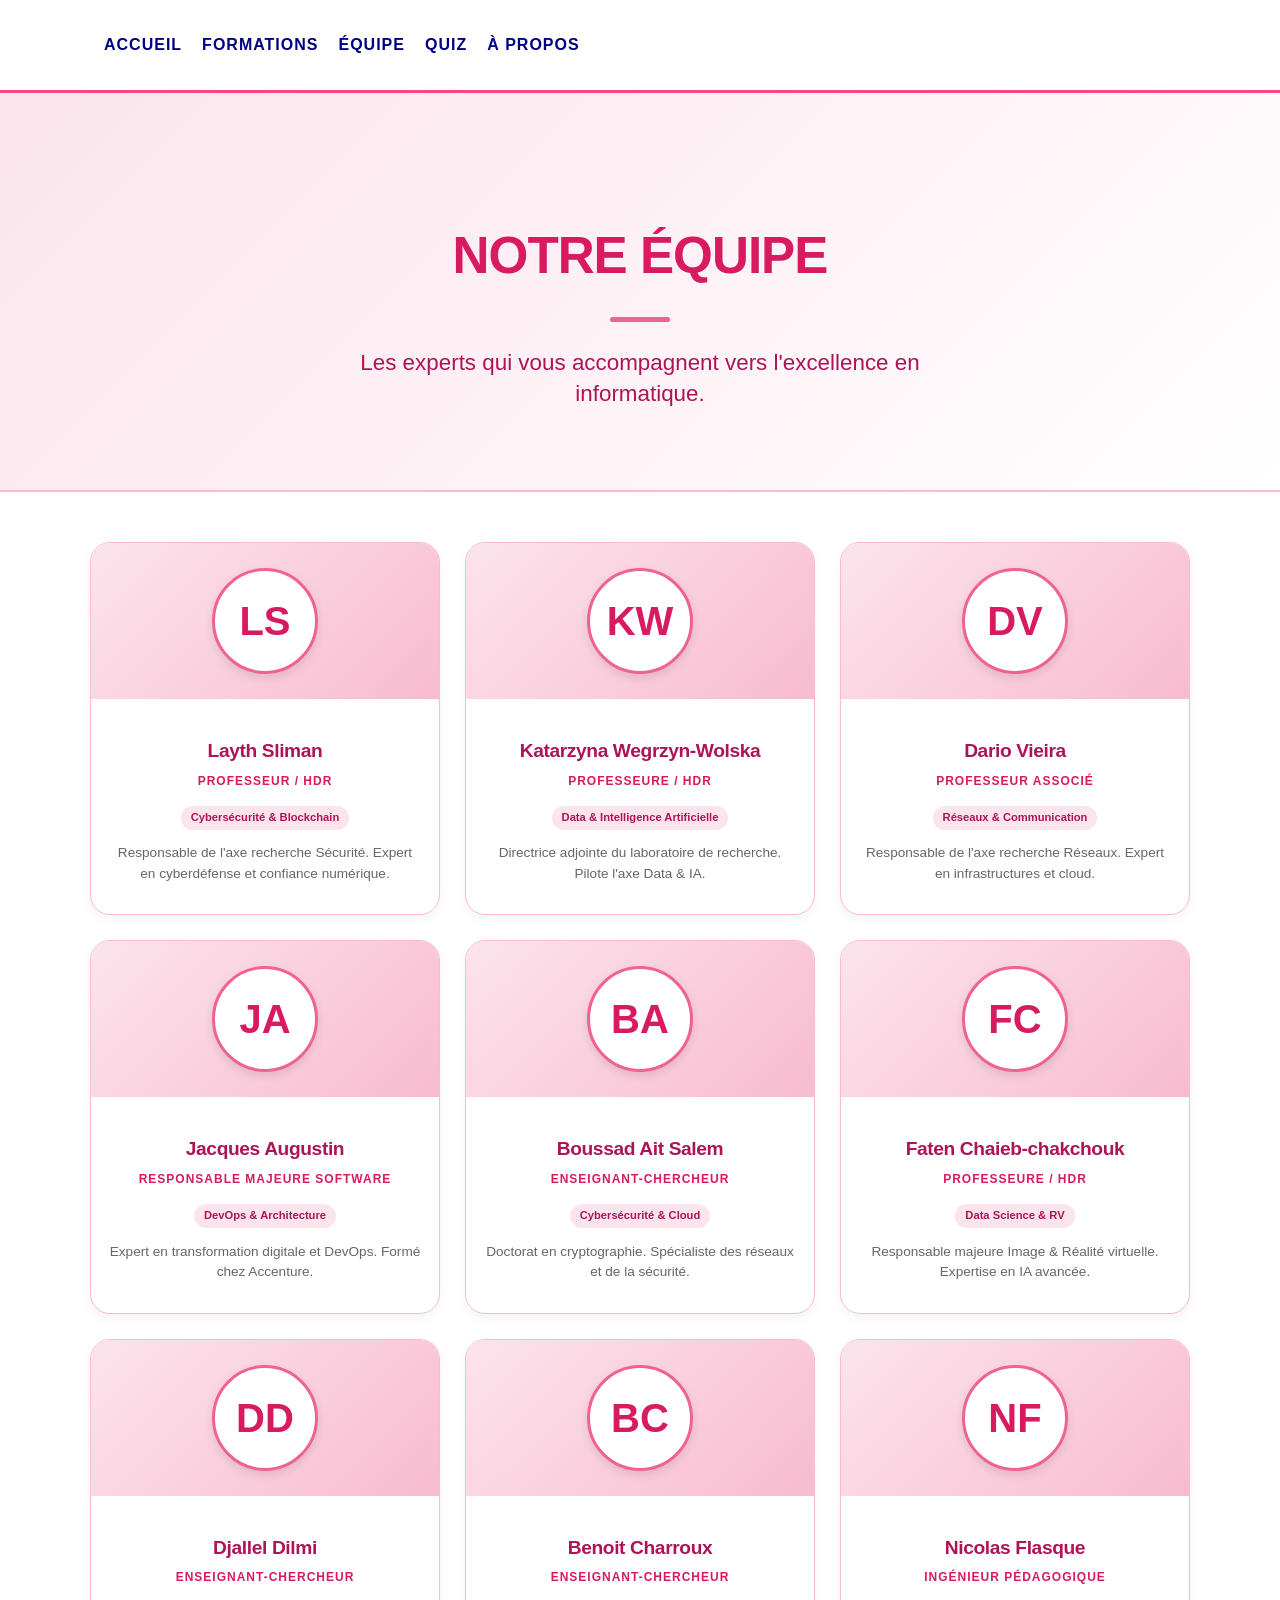
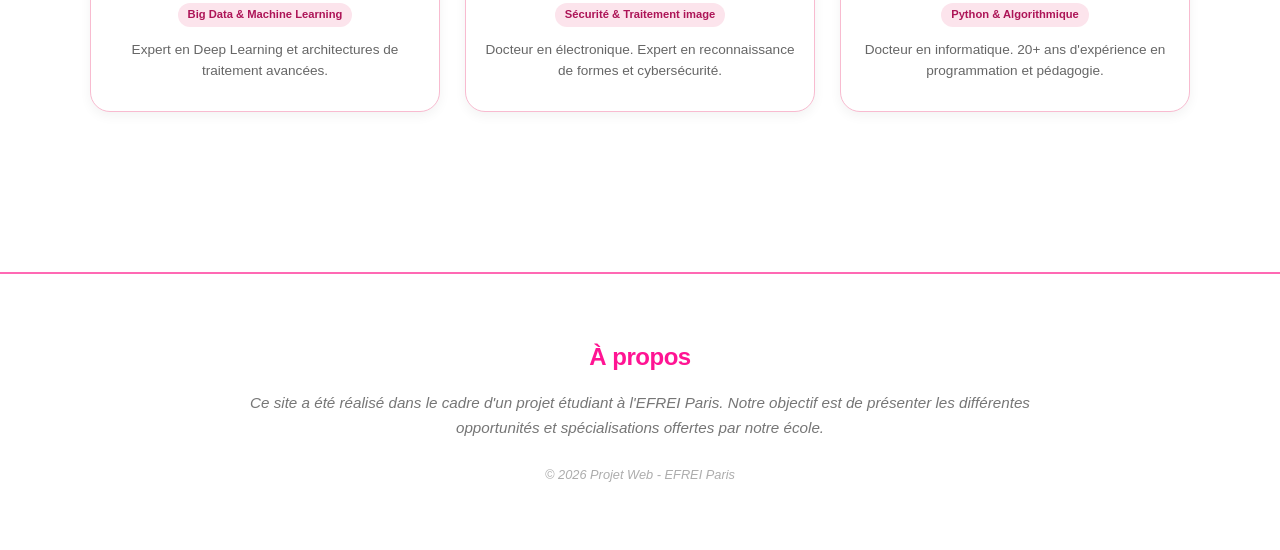
<file: equipe.html>
<!DOCTYPE html>
<html lang="fr">
<head>
    <meta charset="UTF-8">
    <meta name="viewport" content="width=device-width, initial-scale=1.0">
    <title>Équipe Informatique - EFREI Paris</title>
    <link rel="stylesheet" href="style.css">
    <style>
       
        .team-hero {
            background: linear-gradient(135deg, #fce4ec 0%, #ffffff 100%);
            padding: 80px 20px;
            text-align: center;
            border-bottom: 2px solid #f8bbd0;
        }

        .team-hero h1 {
            color: #d81b60;
            font-size: 3.2rem;
            font-weight: 800;
            margin-bottom: 20px;
            text-transform: uppercase;
            letter-spacing: -1px;
        }

        .team-hero-separator {
            width: 60px;
            height: 5px;
            background-color: #f06292;
            margin: 0 auto 25px auto;
            border-radius: 10px;
        }

        .team-hero p {
            color: #ad1457;
            font-size: 1.4rem;
            font-weight: 500;
            line-height: 1.4;
            max-width: 600px;
            margin: 0 auto;
        }

        .team-container {
            max-width: 1100px;
            margin: 50px auto;
            padding: 0 20px 60px;
        }

        .team-grid {
            display: grid;
            grid-template-columns: repeat(auto-fit, minmax(300px, 1fr));
            gap: 25px;
            margin-bottom: 40px;
        }

        .team-card {
            background: white;
            border: 1px solid #f8bbd0;
            border-radius: 20px;
            overflow: hidden;
            transition: all 0.3s ease;
            box-shadow: 0 4px 12px rgba(0, 0, 0, 0.05);
        }

        .team-card:hover {
            transform: translateY(-5px);
            box-shadow: 0 12px 24px rgba(216, 27, 96, 0.15);
            border-color: #f06292;
        }

        .team-image {
            background: linear-gradient(135deg, #fce4ec, #f8bbd0);
            padding: 25px 0;
            text-align: center;
        }

        .team-avatar {
            width: 100px;
            height: 100px;
            background: white;
            border-radius: 50%;
            display: flex;
            align-items: center;
            justify-content: center;
            margin: 0 auto;
            font-size: 2.5rem;
            font-weight: 700;
            color: #d81b60;
            border: 3px solid #f06292;
            box-shadow: 0 4px 10px rgba(0,0,0,0.1);
        }

        .team-info {
            padding: 18px;
            text-align: center;
        }

        .team-name {
            color: #ad1457;
            font-size: 1.2rem;
            font-weight: 800;
            margin-bottom: 5px;
        }

        .team-role {
            color: #d81b60;
            font-size: 0.75rem;
            font-weight: 700;
            text-transform: uppercase;
            letter-spacing: 1px;
            margin-bottom: 10px;
        }

        .team-desc {
            color: #666;
            font-size: 0.85rem;
            line-height: 1.5;
            margin-bottom: 12px;
        }

        .team-specialty {
            display: inline-block;
            background: #fce4ec;
            color: #ad1457;
            font-size: 0.7rem;
            font-weight: 600;
            padding: 3px 10px;
            border-radius: 20px;
            margin-top: 5px;
        }

        @media (max-width: 768px) {
            .team-hero h1 { font-size: 2.2rem; }
            .team-grid { gap: 20px; }
            .team-name { font-size: 1rem; }
        }
    </style>
</head>
<body>

    <header>
        <nav class="navbar">
            <ul>
                <li><a href="index.html">Accueil</a></li>
                <li><a href="formations.html">Formations</a></li>
                <li><a href="equipe.html" class="active">Équipe</a></li>
                <li><a href="quiz.html">Quiz</a></li>
                <li><a href="apropos.html">À propos</a></li>
            </ul>
        </nav>
    </header>

    <section class="team-hero">
        <div class="hero-content">
            <h1>Notre Équipe</h1>
            <div class="team-hero-separator"></div>
            <p>Les experts qui vous accompagnent vers l'excellence en informatique.</p>
        </div>
    </section>

    <div class="team-container">

        <div class="team-grid">
            
            <!-- 1. LAYTH SLIMAN - Cybersécurité -->
            <div class="team-card">
                <div class="team-image"><div class="team-avatar">LS</div></div>
                <div class="team-info">
                    <h3 class="team-name">Layth Sliman</h3>
                    <div class="team-role">Professeur / HDR</div>
                    <div class="team-specialty">Cybersécurité & Blockchain</div>
                    <p class="team-desc">Responsable de l'axe recherche Sécurité. Expert en cyberdéfense et confiance numérique.</p>
                </div>
            </div>

            <!-- 2. KATARZYNA WEGRZYN-WOLSKA - Data & IA -->
            <div class="team-card">
                <div class="team-image"><div class="team-avatar">KW</div></div>
                <div class="team-info">
                    <h3 class="team-name">Katarzyna Wegrzyn-Wolska</h3>
                    <div class="team-role">Professeure / HDR</div>
                    <div class="team-specialty">Data & Intelligence Artificielle</div>
                    <p class="team-desc">Directrice adjointe du laboratoire de recherche. Pilote l'axe Data & IA.</p>
                </div>
            </div>

            <!-- 3. DARIO VIEIRA - Réseaux -->
            <div class="team-card">
                <div class="team-image"><div class="team-avatar">DV</div></div>
                <div class="team-info">
                    <h3 class="team-name">Dario Vieira</h3>
                    <div class="team-role">Professeur associé</div>
                    <div class="team-specialty">Réseaux & Communication</div>
                    <p class="team-desc">Responsable de l'axe recherche Réseaux. Expert en infrastructures et cloud.</p>
                </div>
            </div>

            <!-- 4. JACQUES AUGUSTIN - Software Engineering -->
            <div class="team-card">
                <div class="team-image"><div class="team-avatar">JA</div></div>
                <div class="team-info">
                    <h3 class="team-name">Jacques Augustin</h3>
                    <div class="team-role">Responsable majeure Software</div>
                    <div class="team-specialty">DevOps & Architecture</div>
                    <p class="team-desc">Expert en transformation digitale et DevOps. Formé chez Accenture.</p>
                </div>
            </div>

            <!-- 5. BOUSSAD AIT SALEM - Cybersécurité -->
            <div class="team-card">
                <div class="team-image"><div class="team-avatar">BA</div></div>
                <div class="team-info">
                    <h3 class="team-name">Boussad Ait Salem</h3>
                    <div class="team-role">Enseignant-chercheur</div>
                    <div class="team-specialty">Cybersécurité & Cloud</div>
                    <p class="team-desc">Doctorat en cryptographie. Spécialiste des réseaux et de la sécurité.</p>
                </div>
            </div>

            <!-- 6. FATEN CHAIEB-CHAKCHOUK - Data Science -->
            <div class="team-card">
                <div class="team-image"><div class="team-avatar">FC</div></div>
                <div class="team-info">
                    <h3 class="team-name">Faten Chaieb-chakchouk</h3>
                    <div class="team-role">Professeure / HDR</div>
                    <div class="team-specialty">Data Science & RV</div>
                    <p class="team-desc">Responsable majeure Image & Réalité virtuelle. Expertise en IA avancée.</p>
                </div>
            </div>

            <!-- 7. DJALLEL DILMI - Big Data & ML -->
            <div class="team-card">
                <div class="team-image"><div class="team-avatar">DD</div></div>
                <div class="team-info">
                    <h3 class="team-name">Djallel Dilmi</h3>
                    <div class="team-role">Enseignant-chercheur</div>
                    <div class="team-specialty">Big Data & Machine Learning</div>
                    <p class="team-desc">Expert en Deep Learning et architectures de traitement avancées.</p>
                </div>
            </div>

            <!-- 8. BENOIT CHARROUX - Sécurité & IA -->
            <div class="team-card">
                <div class="team-image"><div class="team-avatar">BC</div></div>
                <div class="team-info">
                    <h3 class="team-name">Benoit Charroux</h3>
                    <div class="team-role">Enseignant-chercheur</div>
                    <div class="team-specialty">Sécurité & Traitement image</div>
                    <p class="team-desc">Docteur en électronique. Expert en reconnaissance de formes et cybersécurité.</p>
                </div>
            </div>

            <!-- 9. NICOLAS FLASQUE - Pédagogie & Programmation -->
            <div class="team-card">
                <div class="team-image"><div class="team-avatar">NF</div></div>
                <div class="team-info">
                    <h3 class="team-name">Nicolas Flasque</h3>
                    <div class="team-role">Ingénieur Pédagogique</div>
                    <div class="team-specialty">Python & Algorithmique</div>
                    <p class="team-desc">Docteur en informatique. 20+ ans d'expérience en programmation et pédagogie.</p>
                </div>
            </div>

        </div>

    </div>

    <footer id="about" class="footer-about">
        <a href="apropos.html" class="footer-clickable-area">
            <div class="footer-content">
                <h3>À propos</h3>
                <p>Ce site a été réalisé dans le cadre d'un projet étudiant à l'EFREI Paris. Notre objectif est de présenter les différentes opportunités et spécialisations offertes par notre école.</p>
                <p class="copyright">© 2026 Projet Web - EFREI Paris</p>
            </div>
        </a>
    </footer>

</body>
</html>
</file>
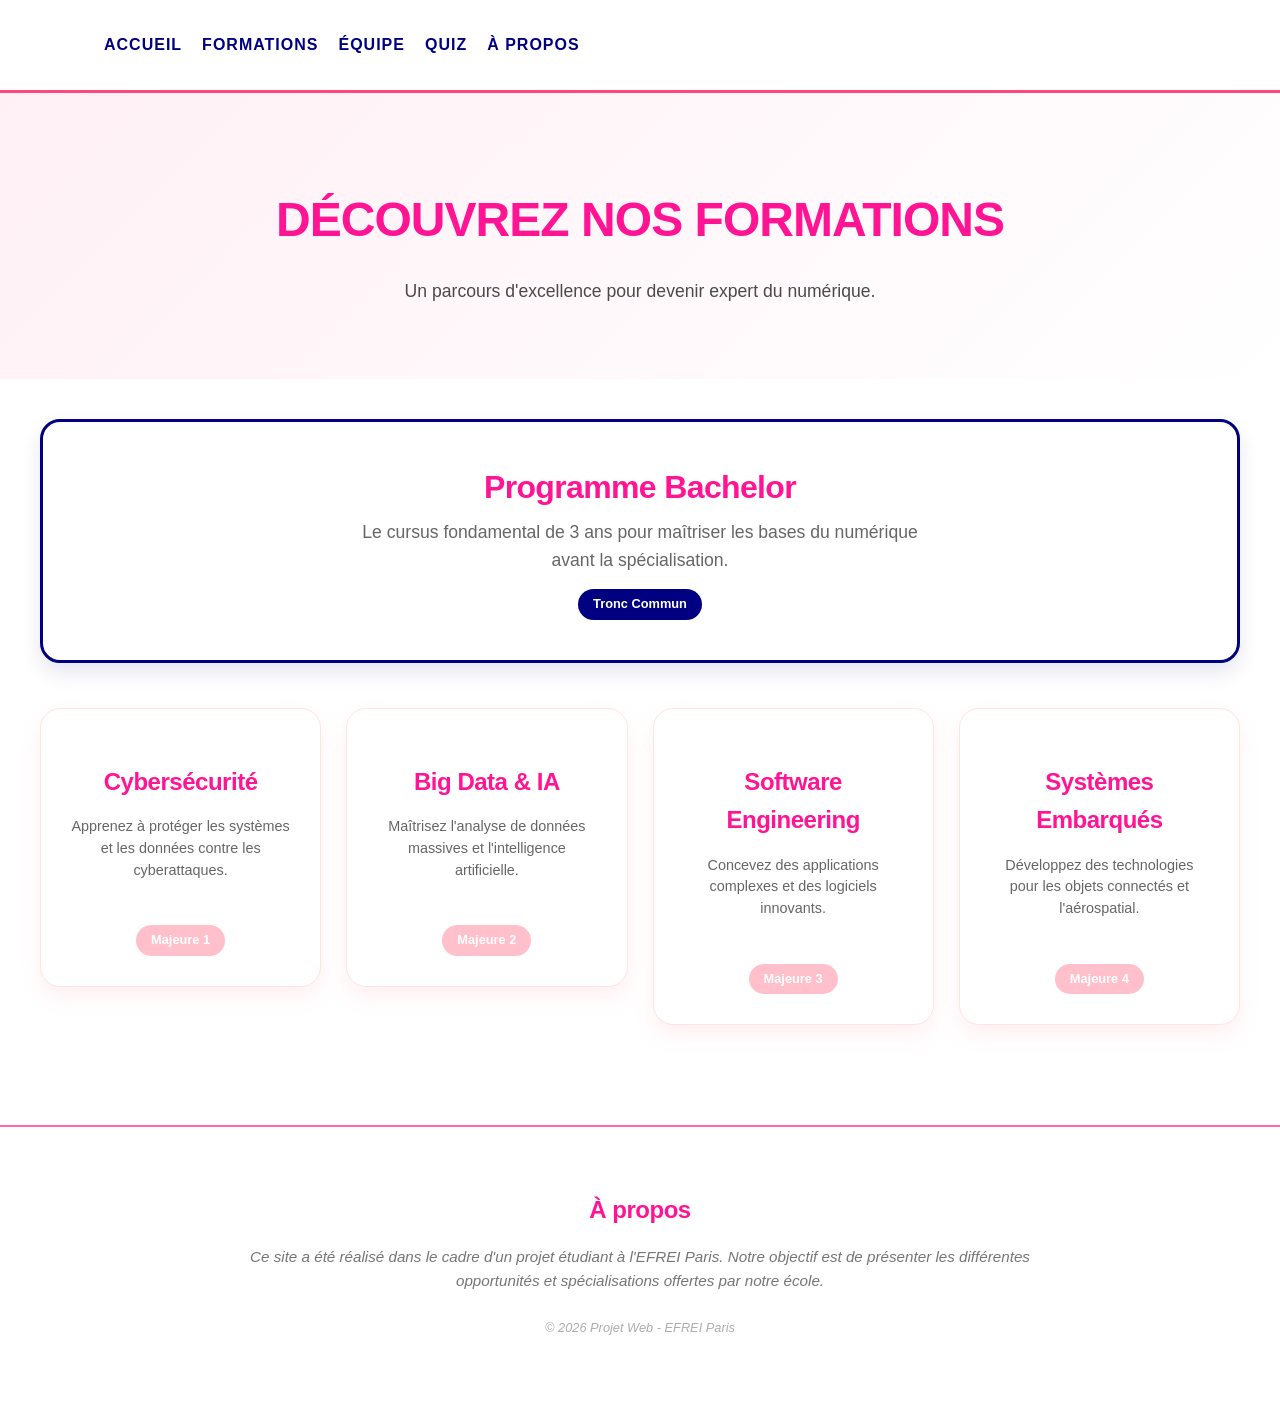
<file: formations.html>
<!DOCTYPE html>
<html lang="fr">
<head>
    <meta charset="UTF-8">
    <meta name="viewport" content="width=device-width, initial-scale=1.0">
    <title>Nos Formations - EFREI</title>
    <link rel="stylesheet" href="style.css">
</head>
<body>
    <header>
    <nav class="navbar">
        <ul>
            <li><a href="index.html">Accueil</a></li>
            <li><a href="formations.html" class="active">Formations</a></li>
            <li><a href="equipe.html">Équipe</a></li>
            <li><a href="quiz.html">Quiz</a></li>
            <!-- C'est ce lien qui doit être cliquable -->
            <li><a href="#about">À propos</a></li>
        </ul>
    </nav>
</header>
    <section class="formations-hero">
        <h1>Découvrez nos formations</h1>
        <p>Un parcours d'excellence pour devenir expert du numérique.</p>
    </section>

    <main class="formations-grid">
       <!-- CARTE BACHELOR HORIZONTALE -->
    <a href="bachelor.html" class="card-link-bachelor">
        <div class="card-bachelor-full">
            <div class="card-text">
                <h3>Programme Bachelor</h3>
                <p>Le cursus fondamental de 3 ans pour maîtriser les bases du numérique avant la spécialisation.</p>
                <span class="badge-blue">Tronc Commun</span>
            </div>
        </div>
    </a>
        <!-- Carte Majeure 1 -->
        <a href="cyber.html" class="card-link">
            <div class="card-majeure">
                <h3>Cybersécurité</h3>
                <p>Apprenez à protéger les systèmes et les données contre les cyberattaques.</p>
                <span class="badge">Majeure 1</span>
            </div>
        </a>

        <!-- Carte Majeure 2 -->
        <a href="bigdata.html" class="card-link">
            <div class="card-majeure">
                <h3>Big Data & IA</h3>
                <p>Maîtrisez l'analyse de données massives et l'intelligence artificielle.</p>
                <span class="badge">Majeure 2</span>
            </div>
        </a>

        <!-- Carte Majeure 3 -->
        <a href="software.html" class="card-link">
            <div class="card-majeure">
                <h3>Software Engineering</h3>
                <p>Concevez des applications complexes et des logiciels innovants.</p>
                <span class="badge">Majeure 3</span>
            </div>
        </a>

        <!-- Carte Majeure 4 -->
        <a href="systemes-embarques.html" class="card-link">
            <div class="card-majeure">
                <h3>Systèmes Embarqués</h3>
                <p>Développez des technologies pour les objets connectés et l'aérospatial.</p>
                <span class="badge">Majeure 4</span>
            </div>
        </a>
    </main>
<footer id="about" class="footer-about">
    <a href="apropos.html" class="footer-clickable-area">
        <div class="footer-content">
            <h3>À propos</h3>
            <p>Ce site a été réalisé dans le cadre d'un projet étudiant à l'EFREI Paris. Notre objectif est de présenter les différentes opportunités et spécialisations offertes par notre école.</p>
            <p class="copyright">© 2026 Projet Web - EFREI Paris</p>
        </div>
    </a>
</footer>
</body>
</html>
</file>
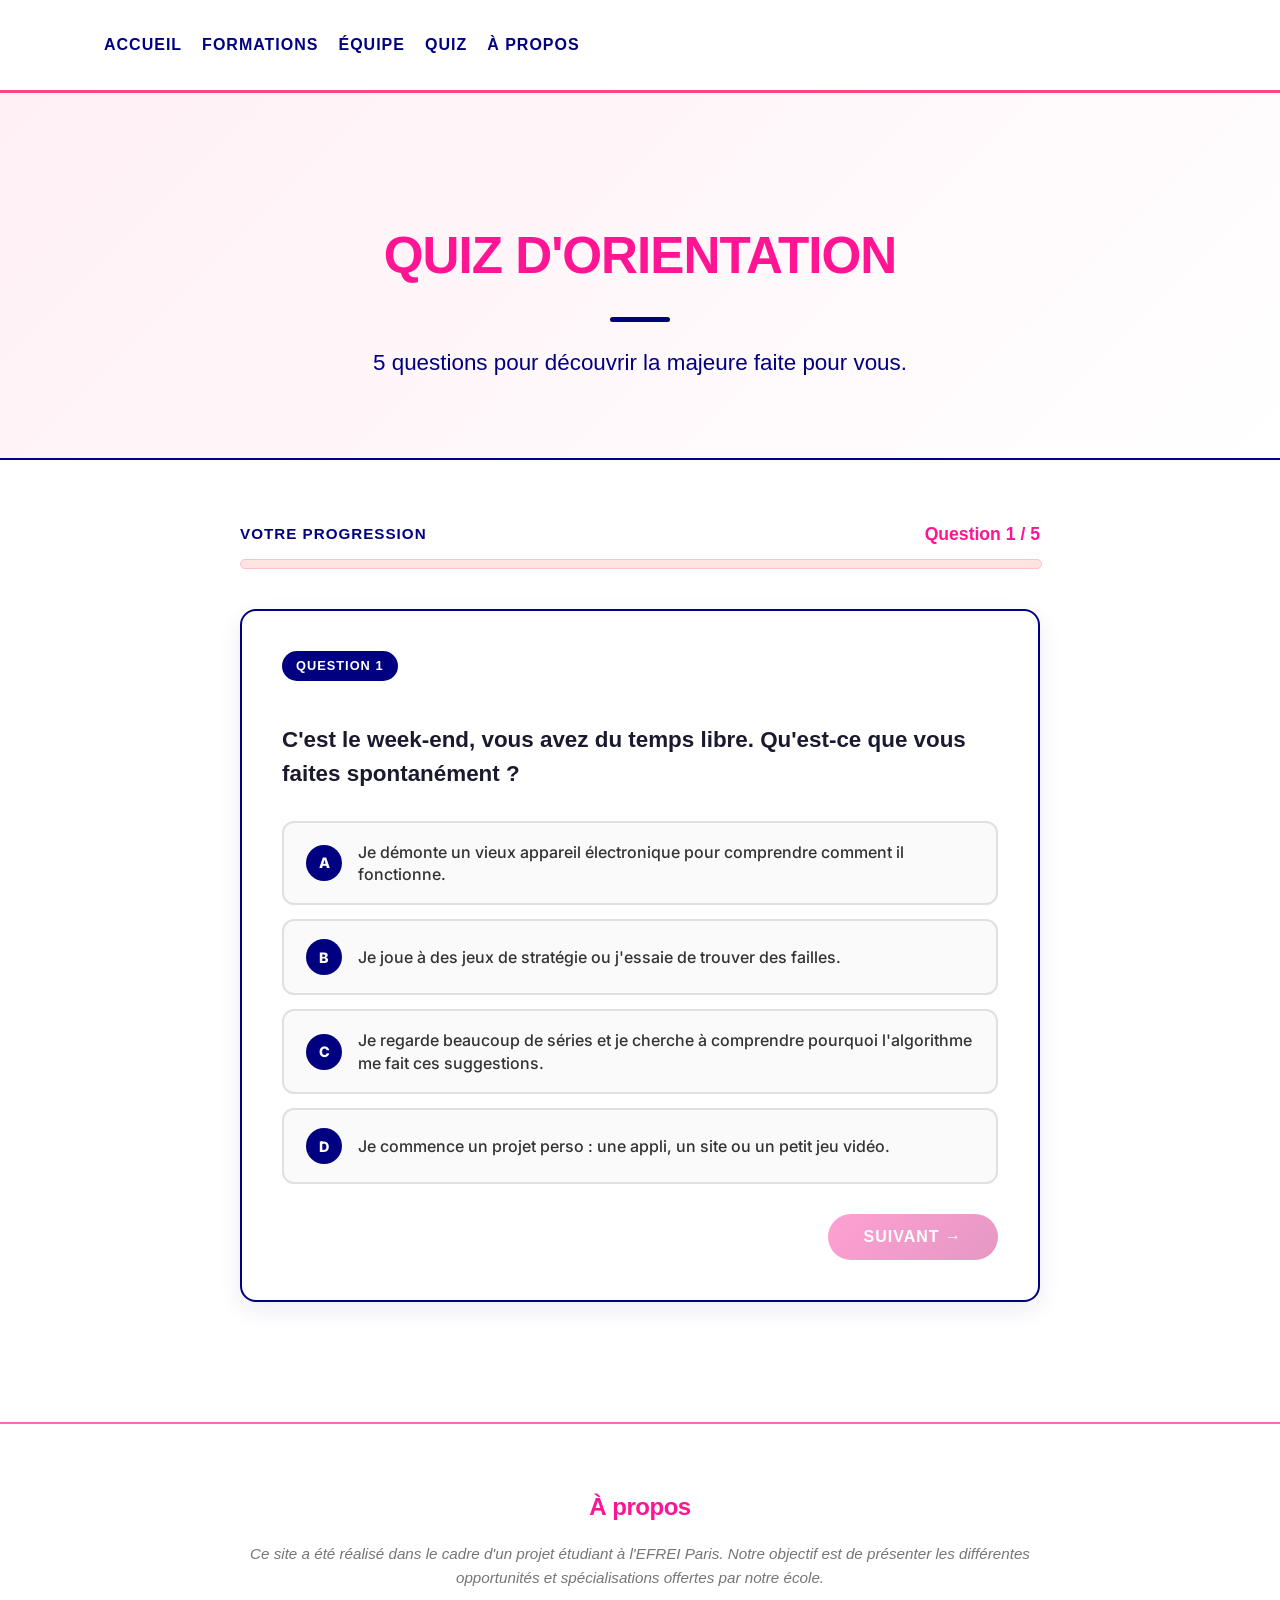
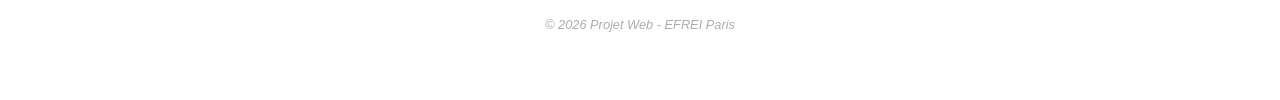
<file: quiz.html>
<!DOCTYPE html>
<html lang="fr">
<head>
    <meta charset="UTF-8">
    <meta name="viewport" content="width=device-width, initial-scale=1.0">
    <title>Quiz Orientation - EFREI Paris</title>
    <link rel="stylesheet" href="style.css">
    <style>
        /* === QUIZ SPECIFIC STYLES === */
        .quiz-hero {
            background: linear-gradient(135deg, #fff0f5 0%, #ffffff 100%);
            padding: 80px 20px;
            text-align: center;
            border-bottom: 2px solid #000080;
        }

        .quiz-hero h1 {
            color: #ff1493;
            font-size: 3.2rem;
            font-weight: 800;
            margin-bottom: 20px;
            text-transform: uppercase;
            letter-spacing: -1px;
        }

        .quiz-hero-separator {
            width: 60px;
            height: 5px;
            background-color: #000080;
            margin: 0 auto 25px auto;
            border-radius: 10px;
        }

        .quiz-hero p {
            color: #000080;
            font-size: 1.4rem;
            font-weight: 500;
            line-height: 1.4;
            max-width: 600px;
            margin: 0 auto;
        }

        /* === QUIZ CONTAINER === */
        .quiz-container {
            max-width: 800px;
            margin: 60px auto;
            padding: 0 20px 60px;
        }

        /* === PROGRESS BAR === */
        .progress-container {
            margin-bottom: 40px;
        }

        .progress-info {
            display: flex;
            justify-content: space-between;
            align-items: center;
            margin-bottom: 10px;
        }

        .progress-label {
            color: #000080;
            font-weight: 700;
            font-size: 0.95rem;
            text-transform: uppercase;
            letter-spacing: 1px;
        }

        .progress-counter {
            color: #ff1493;
            font-weight: 800;
            font-size: 1.1rem;
        }

        .progress-bar-track {
            width: 100%;
            height: 8px;
            background: #ffe4e1;
            border-radius: 10px;
            overflow: hidden;
            border: 1px solid #ffc0cb;
        }

        .progress-bar-fill {
            height: 100%;
            background: linear-gradient(to right, #ff1493, #000080);
            border-radius: 10px;
            transition: width 0.5s ease;
            width: 0%;
        }

        /* === QUESTION CARD === */
        .question-card {
            background: white;
            border: 2px solid #000080;
            border-radius: 16px;
            padding: 40px;
            box-shadow: 0 8px 24px rgba(0, 0, 128, 0.08);
            animation: slideIn 0.4s ease;
        }

        @keyframes slideIn {
            from { opacity: 0; transform: translateY(20px); }
            to { opacity: 1; transform: translateY(0); }
        }

        .question-number {
            display: inline-block;
            background: #000080;
            color: white;
            font-size: 0.8rem;
            font-weight: 700;
            text-transform: uppercase;
            letter-spacing: 1px;
            padding: 5px 14px;
            border-radius: 50px;
            margin-bottom: 20px;
        }

        .question-text {
            color: #1a1a2e;
            font-size: 1.4rem;
            font-weight: 700;
            line-height: 1.5;
            margin-bottom: 30px;
        }

        /* === ANSWER OPTIONS === */
        .options-grid {
            display: flex;
            flex-direction: column;
            gap: 14px;
        }

        .option-btn {
            display: flex;
            align-items: center;
            gap: 16px;
            width: 100%;
            background: #fafafa;
            border: 2px solid #e0e0e0;
            border-radius: 12px;
            padding: 18px 22px;
            cursor: pointer;
            text-align: left;
            transition: all 0.25s ease;
            font-family: 'Inter', 'Segoe UI', sans-serif;
        }

        .option-btn:hover {
            border-color: #ff1493;
            background: #fff0f5;
            transform: translateX(6px);
        }

        .option-btn.selected {
            border-color: #ff1493;
            background: linear-gradient(135deg, #fff0f5, #ffe4ef);
            box-shadow: 0 4px 12px rgba(255, 20, 147, 0.15);
        }

        .option-letter {
            width: 36px;
            height: 36px;
            min-width: 36px;
            background: #000080;
            color: white;
            border-radius: 50%;
            display: flex;
            align-items: center;
            justify-content: center;
            font-weight: 800;
            font-size: 0.9rem;
            transition: background 0.25s;
        }

        .option-btn.selected .option-letter {
            background: #ff1493;
        }

        .option-text {
            color: #333;
            font-size: 1rem;
            font-weight: 500;
            line-height: 1.4;
        }

        /* === NAVIGATION BUTTONS === */
        .quiz-nav {
            display: flex;
            justify-content: flex-end;
            margin-top: 30px;
        }

        .btn-next {
            background: linear-gradient(135deg, #ff1493, #c0006a);
            color: white;
            border: none;
            border-radius: 50px;
            padding: 14px 36px;
            font-size: 1rem;
            font-weight: 700;
            cursor: pointer;
            text-transform: uppercase;
            letter-spacing: 1px;
            transition: all 0.3s ease;
            opacity: 0.4;
            pointer-events: none;
        }

        .btn-next.active {
            opacity: 1;
            pointer-events: all;
            box-shadow: 0 6px 20px rgba(255, 20, 147, 0.35);
        }

        .btn-next.active:hover {
            transform: translateY(-2px);
            box-shadow: 0 10px 28px rgba(255, 20, 147, 0.45);
        }

        /* === RESULTS PAGE === */
        .results-container {
            max-width: 860px;
            margin: 60px auto;
            padding: 0 20px 60px;
            display: none;
            animation: slideIn 0.5s ease;
        }

        .results-title-card {
            background: white;
            border: 2px solid #000080;
            border-radius: 16px;
            padding: 40px;
            text-align: center;
            margin-bottom: 30px;
            box-shadow: 0 8px 24px rgba(0, 0, 128, 0.08);
        }

        .results-title-card h2 {
            color: #ff1493;
            font-size: 2.2rem;
            margin-bottom: 10px;
            border: none;
            display: block;
            padding: 0;
        }

        .results-title-card p {
            color: #555;
            font-size: 1.1rem;
            margin: 0;
        }

        /* === PIE CHART SECTION === */
        .results-chart-section {
            background: white;
            border: 2px solid #000080;
            border-radius: 16px;
            padding: 40px;
            margin-bottom: 30px;
            box-shadow: 0 8px 24px rgba(0, 0, 128, 0.08);
        }

        .results-chart-section h3 {
            color: #000080;
            font-size: 1.6rem;
            margin-bottom: 30px;
            text-align: center;
        }

        .chart-layout {
            display: flex;
            align-items: center;
            gap: 50px;
            flex-wrap: wrap;
            justify-content: center;
        }

        /* === DONUT CHART === */
        .donut-wrapper {
            position: relative;
            width: 220px;
            height: 220px;
            flex-shrink: 0;
        }

        .donut-svg {
            width: 220px;
            height: 220px;
            transform: rotate(-90deg);
        }

        .donut-bg {
            fill: none;
            stroke: #f0f0f0;
            stroke-width: 28;
        }

        .donut-center-text {
            position: absolute;
            top: 50%;
            left: 50%;
            transform: translate(-50%, -50%);
            text-align: center;
            pointer-events: none;
        }

        .donut-center-text .top-pct {
            font-size: 2rem;
            font-weight: 800;
            color: #ff1493;
            display: block;
            line-height: 1;
        }

        .donut-center-text .top-label {
            font-size: 0.65rem;
            font-weight: 700;
            color: #000080;
            text-transform: uppercase;
            letter-spacing: 0.5px;
            display: block;
            margin-top: 4px;
            max-width: 90px;
            line-height: 1.2;
        }

        /* === LEGEND === */
        .legend-list {
            display: flex;
            flex-direction: column;
            gap: 14px;
            flex: 1;
            min-width: 220px;
        }

        .legend-item {
            display: flex;
            align-items: center;
            gap: 14px;
        }

        .legend-color {
            width: 16px;
            height: 16px;
            border-radius: 4px;
            flex-shrink: 0;
        }

        .legend-info {
            flex: 1;
        }

        .legend-name {
            font-weight: 700;
            color: #1a1a2e;
            font-size: 0.95rem;
        }

        .legend-bar-track {
            height: 6px;
            background: #f0f0f0;
            border-radius: 10px;
            margin-top: 4px;
            overflow: hidden;
        }

        .legend-bar-fill {
            height: 100%;
            border-radius: 10px;
            transition: width 1.2s ease 0.3s;
        }

        .legend-pct {
            font-weight: 800;
            font-size: 1rem;
            min-width: 44px;
            text-align: right;
        }

        /* === TOP MATCH CARD === */
        .top-match-card {
            background: white;
            border: 2px solid #ff1493;
            border-radius: 16px;
            padding: 35px 40px;
            margin-bottom: 30px;
            box-shadow: 0 8px 24px rgba(255, 20, 147, 0.1);
        }

        .top-match-card h3 {
            color: #ff1493;
            font-size: 1.4rem;
            margin-bottom: 6px;
        }

        .top-match-card .match-title {
            color: #000080;
            font-size: 1.8rem;
            font-weight: 800;
            margin-bottom: 12px;
        }

        .top-match-card p {
            color: #444;
            font-size: 1rem;
            line-height: 1.7;
            margin: 0;
        }

        .match-link {
            display: inline-block;
            margin-top: 20px;
            padding: 12px 28px;
            background: #000080;
            color: white;
            border-radius: 50px;
            font-weight: 700;
            text-decoration: none;
            font-size: 0.9rem;
            letter-spacing: 0.5px;
            transition: all 0.3s;
        }

        .match-link:hover {
            background: #ff1493;
            transform: translateY(-2px);
            box-shadow: 0 6px 16px rgba(255, 20, 147, 0.3);
        }

        /* === RETRY BUTTON === */
        .retry-btn {
            display: block;
            width: fit-content;
            margin: 0 auto;
            padding: 14px 36px;
            background: white;
            color: #000080;
            border: 2px solid #000080;
            border-radius: 50px;
            font-weight: 700;
            font-size: 1rem;
            cursor: pointer;
            text-transform: uppercase;
            letter-spacing: 1px;
            transition: all 0.3s;
            font-family: inherit;
        }

        .retry-btn:hover {
            background: #000080;
            color: white;
            transform: translateY(-2px);
        }

        @media (max-width: 768px) {
            .quiz-hero h1 { font-size: 2.2rem; }
            .question-card { padding: 25px 20px; }
            .results-chart-section { padding: 25px 20px; }
            .chart-layout { gap: 30px; }
            .top-match-card { padding: 25px 20px; }
        }
    </style>
</head>
<body>

    <header>
        <nav class="navbar">
            <ul>
                <li><a href="index.html">Accueil</a></li>
                <li><a href="formations.html">Formations</a></li>
                <li><a href="equipe.html">Équipe</a></li>
                <li><a href=".html" class="active">Quiz</a></li>
                <li><a href="#about">À propos</a></li>
            </ul>
        </nav>
    </header>

    <!-- HERO -->
    <section class="quiz-hero">
        <div class="hero-content">
            <h1>Quiz d'Orientation</h1>
            <div class="quiz-hero-separator"></div>
            <p>5 questions pour découvrir la majeure faite pour vous.</p>
        </div>
    </section>

    <!-- QUIZ -->
    <div class="quiz-container" id="quizSection">

        <!-- PROGRESS -->
        <div class="progress-container">
            <div class="progress-info">
                <span class="progress-label">Votre progression</span>
                <span class="progress-counter" id="progressCounter">Question 1 / 5</span>
            </div>
            <div class="progress-bar-track">
                <div class="progress-bar-fill" id="progressBarFill"></div>
            </div>
        </div>

        <!-- QUESTION CARD -->
        <div class="question-card" id="questionCard">
            <span class="question-number" id="questionNumber">Question 1</span>
            <p class="question-text" id="questionText"></p>
            <div class="options-grid" id="optionsGrid"></div>
            <div class="quiz-nav">
                <button class="btn-next" id="btnNext" onclick="nextQuestion()">
                    Suivant →
                </button>
            </div>
        </div>

    </div>

    <!-- RESULTS -->
    <div class="results-container" id="resultsSection">

        <div class="results-title-card">
            <h2> Vos Résultats</h2>
            <p>Voici la répartition de votre profil selon vos réponses.</p>
        </div>

        <!-- TOP MATCH -->
        <div class="top-match-card" id="topMatchCard">
            <h3>Votre meilleure correspondance </h3>
            <div class="match-title" id="topMatchTitle">—</div>
            <p id="topMatchDesc">—</p>
            <a href="#" id="topMatchLink" class="match-link">Découvrir cette majeure →</a>
        </div>

        <!-- DONUT CHART -->
        <div class="results-chart-section">
            <h3>Répartition de votre profil</h3>
            <div class="chart-layout">

                <div class="donut-wrapper">
                    <svg class="donut-svg" viewBox="0 0 200 200" xmlns="http://www.w3.org/2000/svg">
                        <circle class="donut-bg" cx="100" cy="100" r="70"/>
                        <!-- Segments drawn by JS -->
                        <circle class="donut-seg seg-cyber" cx="100" cy="100" r="70" fill="none" stroke-width="28"/>
                        <circle class="donut-seg seg-bigdata" cx="100" cy="100" r="70" fill="none" stroke-width="28"/>
                        <circle class="donut-seg seg-software" cx="100" cy="100" r="70" fill="none" stroke-width="28"/>
                        <circle class="donut-seg seg-embedded" cx="100" cy="100" r="70" fill="none" stroke-width="28"/>
                    </svg>
                    <div class="donut-center-text">
                        <span class="top-pct" id="donutTopPct">—</span>
                        <span class="top-label" id="donutTopLabel">—</span>
                    </div>
                </div>

                <div class="legend-list" id="legendList"></div>

            </div>
        </div>

        <button class="retry-btn" onclick="restartQuiz()">↺ Recommencer le quiz</button>

    </div>

    <footer id="about" class="footer-about">
        <a href="apropos.html" class="footer-clickable-area">
            <div class="footer-content">
                <h3>À propos</h3>
                <p>Ce site a été réalisé dans le cadre d'un projet étudiant à l'EFREI Paris. Notre objectif est de présenter les différentes opportunités et spécialisations offertes par notre école.</p>
                <p class="copyright">© 2026 Projet Web - EFREI Paris</p>
            </div>
        </a>
    </footer>

    <script>
    // ============================================================
    // QUIZ DATA
    // ============================================================
    const MAJEURS = {
        cyber:     { label: "Cybersécurité",              color: "#ff1493", link: "cyber.html" },
        bigdata:   { label: "Big Data & IA",              color: "#000080", link: "bigdata.html" },
        software:  { label: "Software Engineering",       color: "#e63946", link: "software.html" },
        embedded:  { label: "Systèmes Embarqués",         color: "#457b9d", link: "systemes-embarques.html" }
    };

    const DESCRIPTIONS = {
        cyber:    "Vous êtes attiré·e par la protection des systèmes, les menaces invisibles et la stratégie défensive. La Cybersécurité est votre terrain de jeu : de la technique au management du risque.",
        bigdata:  "Vous adorez trouver du sens dans les chiffres et imaginer l'avenir. La majeure Big Data & IA est faite pour vous : analyse, Machine Learning et prise de décision basée sur la donnée.",
        software: "Vous aimez créer, construire et voir votre code prendre vie. Le Software Engineering est votre voie : de l'architecture logicielle à la mise en production.",
        embedded: "Vous êtes fasciné·e par les objets intelligents et les systèmes qui interagissent avec le monde physique. Les Systèmes Embarqués, c'est la frontière entre le code et la machine."
    };

    const QUESTIONS = [
        {
            text: " C'est le week-end, vous avez du temps libre. Qu'est-ce que vous faites spontanément ?",
            options: [
                { text: "Je démonte un vieux appareil électronique pour comprendre comment il fonctionne.",      scores: { embedded: 3, cyber: 1 } },
                { text: "Je joue à des jeux de stratégie ou j'essaie de trouver des failles.",  scores: { cyber: 3, bigdata: 1 } },
                { text: "Je regarde beaucoup de séries et je cherche à comprendre pourquoi l'algorithme me fait ces suggestions.",       scores: { bigdata: 3, software: 1 } },
                { text: "Je commence un projet perso : une appli, un site ou un petit jeu vidéo.",              scores: { software: 3, cyber: 1 } }
            ]
        },
        { 
            text: " Parmi ces matières, laquelle vous passionne le plus ?",
            options: [
                { text: "Les mathématiques pures : algèbre, cryptographie, théorie des nombres.",                    scores: { cyber: 3, bigdata: 2 } },
                { text: "La physique et les systèmes : comprendre comment le monde réel interagit avec la machine.",  scores: { embedded: 3, software: 1 } },
                { text: "Les algorithmes et l'optimisation : résoudre des problèmes complexes efficacement.",        scores: { software: 3, bigdata: 2 } },
                { text: "Les statistiques et probabilités : faire parler les données et prédire l'avenir.",          scores: { bigdata: 3, cyber: 1 } }
            ]
        },        
        {
            text: " Un réseau social que vous utilisez subit une fuite massive de données. Qu'est-ce qui vous préoccupe le plus ?",
            options: [
                { text: "Est-ce que leurs développeurs ont mal sécurisé l'application ?",                                scores: { software: 3, cyber: 1 } },
                { text: "Les serveurs et infrastructures ont-ils été mal configurés ?",                                 scores: { embedded: 3, software: 1 } },
                { text: "Est-ce une attaque extérieure ou une vulnérabilité exploitée ?",                               scores: { cyber: 3, bigdata: 1 } },
                { text: "Comment ont-ils stocké mes données ? Étaient-elles correctement anonymisées ?",                scores: { bigdata: 3, cyber: 1 } }
            ]
        },
        {
            text: " On vous propose 4 stages. Lequel choisissez-vous ?",
            options: [
                { text: "Analyste en sécurité dans une banque : détecter les fraudes et les attaques.",        scores: { cyber: 3, bigdata: 1 } },
                { text: "Data Scientist dans une startup : prédire les tendances du marché.",                  scores: { bigdata: 3, cyber: 1 } },
                { text: "Ingénieur logiciel: je développe l'architecture cachée derrière les sites et applis à grande échelle.", scores: { software: 3, embedded: 1 } },
                { text: "Ingénieur systèmes embarqués : je programme les capteurs des chaînes d'assemblage (usines Tesla, Airbus, etc.)",   scores: { embedded: 3, software: 1 } }
            ]
        },
        {
            text: " Quel défi du monde réel vous donne le plus envie de contribuer ?",
            options: [
                { text: "Protéger les infrastructures critiques (hôpitaux, centrales) des cyberattaques.",     scores: { cyber: 3, embedded: 1 } },
                { text: "Utiliser l'IA pour prédire et prévenir les pandémies avant qu'elles se propagent.",   scores: { bigdata: 3, cyber: 1 } },
                { text: "Créer un logiciel accessible qui améliore la vie de millions de personnes.",          scores: { software: 3, bigdata: 1 } },
                { text: "Concevoir les systèmes embarqués des satellites ou des robots médicaux.",             scores: { embedded: 3, software: 1 } }
            ]
        }
    ];

    // ============================================================
    // STATE
    // ============================================================
    let currentQ = 0;
    let selectedOption = null;
    let totals = { cyber: 0, bigdata: 0, software: 0, embedded: 0 };

    // ============================================================
    // RENDER QUESTION
    // ============================================================
    function renderQuestion() {
        const q = QUESTIONS[currentQ];
        document.getElementById("questionNumber").textContent = `Question ${currentQ + 1}`;
        document.getElementById("progressCounter").textContent = `Question ${currentQ + 1} / ${QUESTIONS.length}`;
        document.getElementById("progressBarFill").style.width = `${(currentQ / QUESTIONS.length) * 100}%`;
        document.getElementById("questionText").textContent = q.text;

        const grid = document.getElementById("optionsGrid");
        grid.innerHTML = "";
        q.options.forEach((opt, i) => {
            const btn = document.createElement("button");
            btn.className = "option-btn";
            btn.innerHTML = `
                <div class="option-letter">${String.fromCharCode(65 + i)}</div>
                <span class="option-text">${opt.text}</span>
            `;
            btn.addEventListener("click", () => selectOption(i, btn));
            grid.appendChild(btn);
        });

        selectedOption = null;
        document.getElementById("btnNext").classList.remove("active");

        // Reset animation
        const card = document.getElementById("questionCard");
        card.style.animation = "none";
        card.offsetHeight; // reflow
        card.style.animation = "slideIn 0.4s ease";
    }

    function selectOption(index, btn) {
        document.querySelectorAll(".option-btn").forEach(b => b.classList.remove("selected"));
        btn.classList.add("selected");
        selectedOption = index;
        document.getElementById("btnNext").classList.add("active");
    }

    function nextQuestion() {
        if (selectedOption === null) return;

        // Add scores
        const q = QUESTIONS[currentQ];
        const scores = q.options[selectedOption].scores;
        for (const key in scores) {
            totals[key] = (totals[key] || 0) + scores[key];
        }

        currentQ++;
        if (currentQ < QUESTIONS.length) {
            renderQuestion();
        } else {
            showResults();
        }
    }

    // ============================================================
    // SHOW RESULTS
    // ============================================================
    function showResults() {
        document.getElementById("quizSection").style.display = "none";
        document.getElementById("resultsSection").style.display = "block";

        // Normalize to %
        const total = Object.values(totals).reduce((a, b) => a + b, 0);
        const pcts = {};
        for (const key in totals) {
            pcts[key] = Math.round((totals[key] / total) * 100);
        }

        // Sort descending
        const sorted = Object.entries(pcts).sort((a, b) => b[1] - a[1]);

        // Fix rounding to 100
        let sum = sorted.reduce((a, b) => a + b[1], 0);
        sorted[0][1] += (100 - sum);

        // Top match
        const top = sorted[0];
        document.getElementById("topMatchTitle").textContent = MAJEURS[top[0]].label;
        document.getElementById("topMatchDesc").textContent = DESCRIPTIONS[top[0]];
        document.getElementById("topMatchLink").href = MAJEURS[top[0]].link;
        document.getElementById("topMatchLink").textContent = `Découvrir ${MAJEURS[top[0]].label} →`;

        // Donut center
        document.getElementById("donutTopPct").textContent = `${top[1]}%`;
        document.getElementById("donutTopLabel").textContent = MAJEURS[top[0]].label;

        // Draw donut
        drawDonut(sorted);

        // Legend
        buildLegend(sorted);
    }

    function drawDonut(sorted) {
        const r = 70;
        const circ = 2 * Math.PI * r; // ~439.8

        const segClasses = ["seg-cyber", "seg-bigdata", "seg-software", "seg-embedded"];
        const keys = sorted.map(s => s[0]);
        const segs = document.querySelectorAll(".donut-seg");

        // Reset all
        segs.forEach(s => {
            s.style.strokeDasharray = `0 ${circ}`;
            s.style.strokeDashoffset = "0";
            s.style.stroke = "transparent";
        });

        let offset = 0;
        sorted.forEach(([key, pct], i) => {
            const seg = document.querySelector(`.seg-${key}`) || segs[i];
            seg.style.stroke = MAJEURS[key].color;
            const dash = (pct / 100) * circ;
            const gap = circ - dash;
            seg.style.strokeDasharray = `${dash} ${gap}`;
            seg.style.strokeDashoffset = -offset;
            offset += dash;
        });
    }

    function buildLegend(sorted) {
        const legend = document.getElementById("legendList");
        legend.innerHTML = "";
        sorted.forEach(([key, pct]) => {
            const item = document.createElement("div");
            item.className = "legend-item";
            item.innerHTML = `
                <div class="legend-color" style="background:${MAJEURS[key].color}"></div>
                <div class="legend-info">
                    <div class="legend-name">${MAJEURS[key].label}</div>
                    <div class="legend-bar-track">
                        <div class="legend-bar-fill" style="background:${MAJEURS[key].color}; width:0%" data-width="${pct}%"></div>
                    </div>
                </div>
                <div class="legend-pct" style="color:${MAJEURS[key].color}">${pct}%</div>
            `;
            legend.appendChild(item);
        });

        // Animate bars after render
        requestAnimationFrame(() => {
            document.querySelectorAll(".legend-bar-fill").forEach(bar => {
                bar.style.width = bar.dataset.width;
            });
        });
    }

    // ============================================================
    // RESTART
    // ============================================================
    function restartQuiz() {
        currentQ = 0;
        selectedOption = null;
        totals = { cyber: 0, bigdata: 0, software: 0, embedded: 0 };
        document.getElementById("quizSection").style.display = "block";
        document.getElementById("resultsSection").style.display = "none";
        document.getElementById("progressBarFill").style.width = "0%";
        renderQuestion();
        window.scrollTo({ top: 0, behavior: "smooth" });
    }

    // ============================================================
    // INIT
    // ============================================================
    renderQuestion();
    </script>

</body>
</html>
</file>
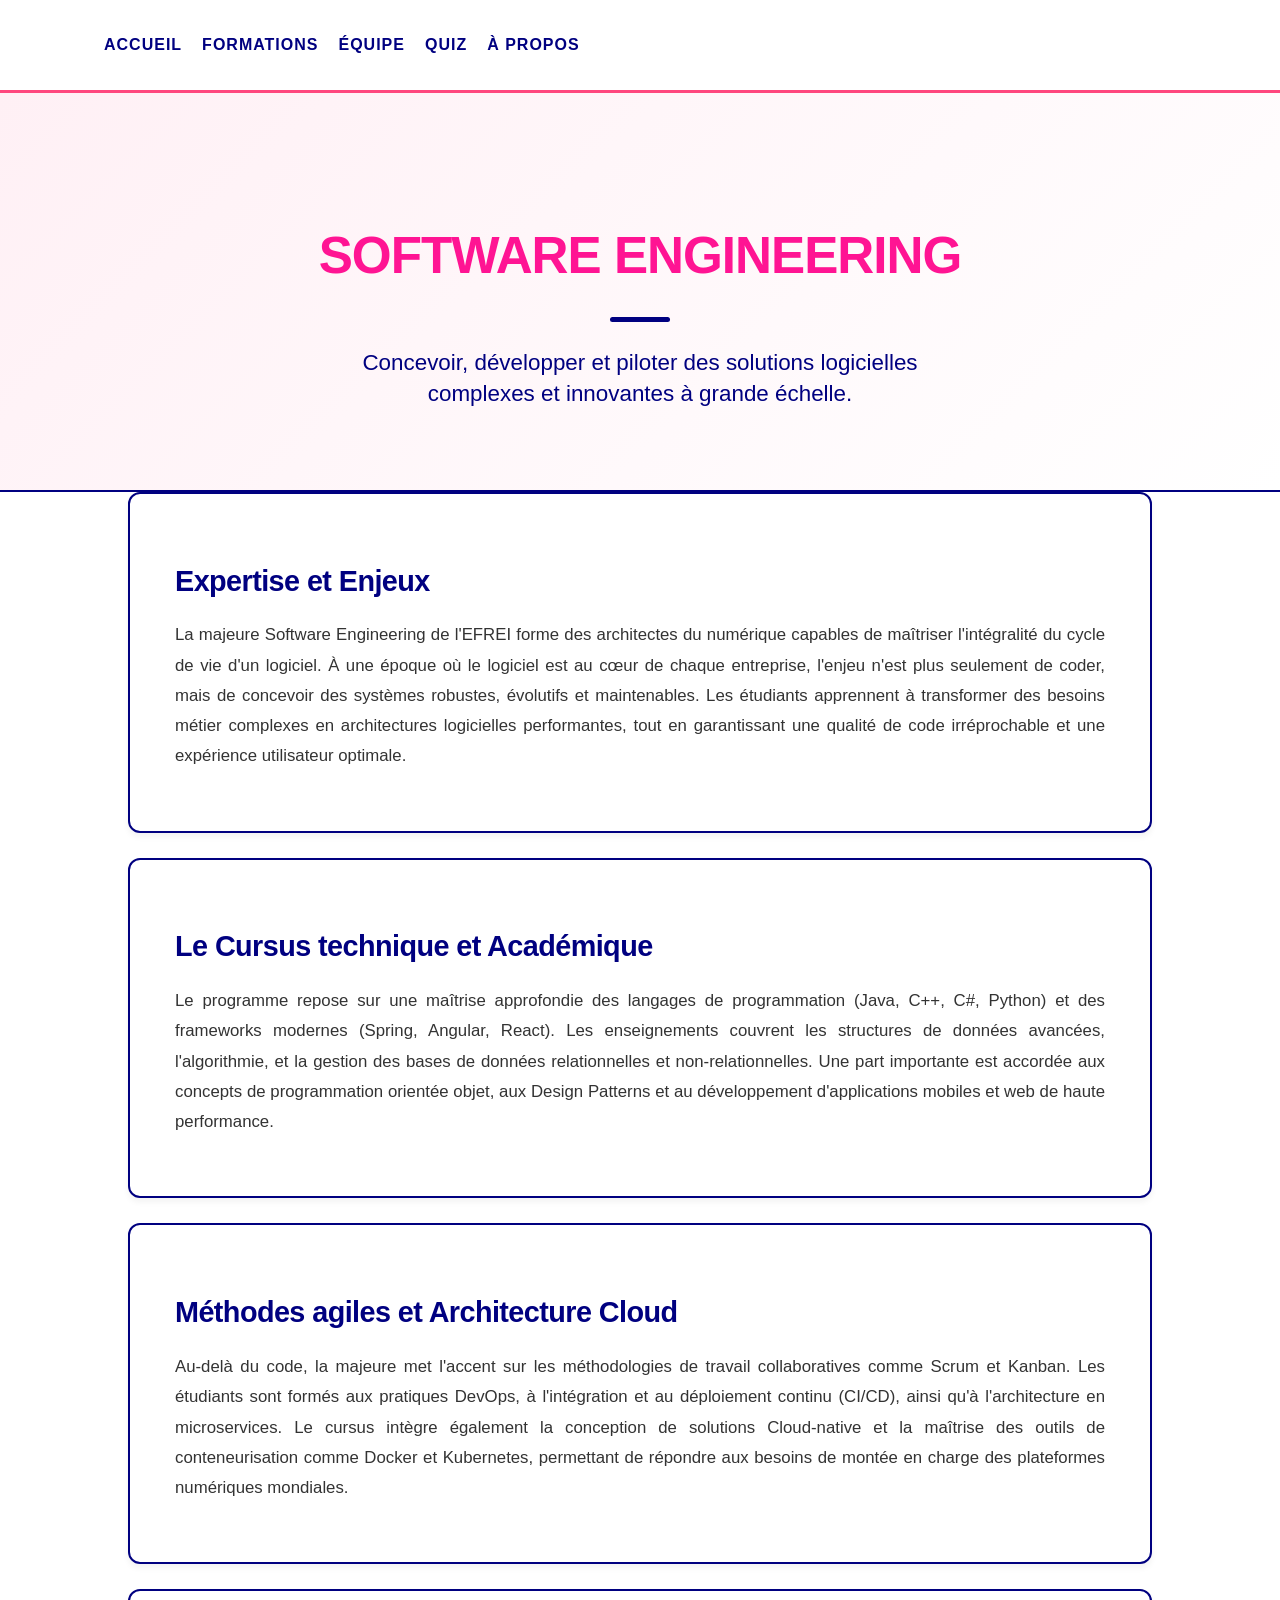
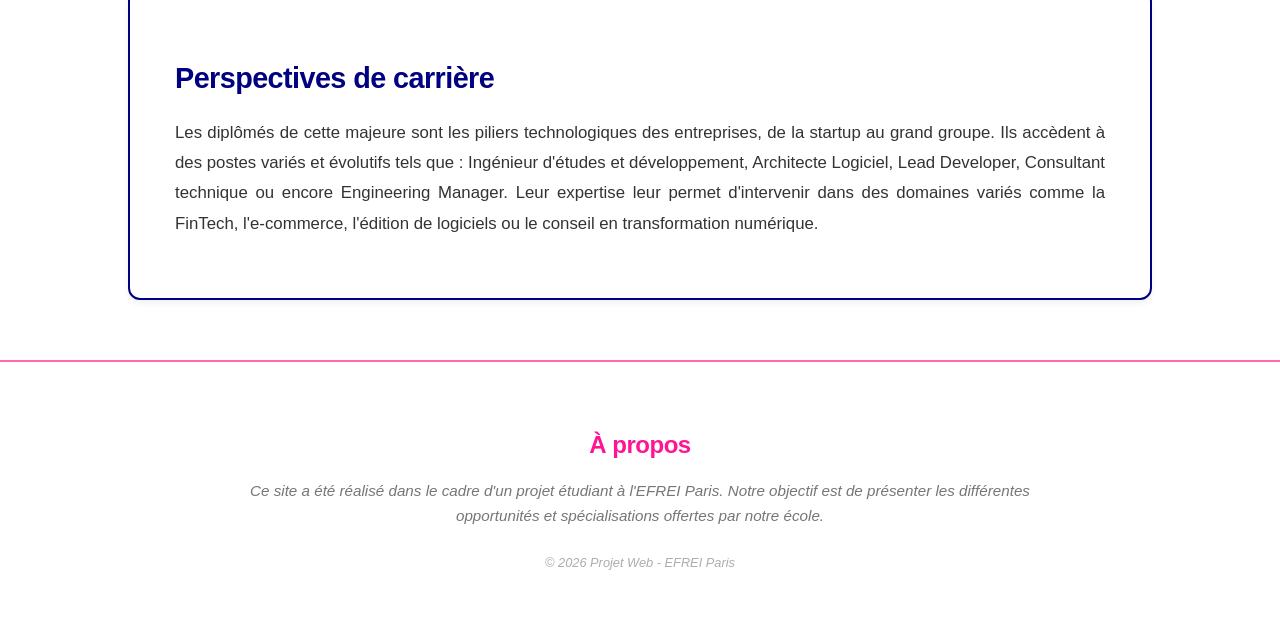
<file: software.html>
<!DOCTYPE html>
<html lang="fr">
<head>
    <meta charset="UTF-8">
    <meta name="viewport" content="width=device-width, initial-scale=1.0">
    <title>Majeure Software Engineering - EFREI Paris</title>
    <link rel="stylesheet" href="style.css">
</head>
<body>

    <header>
        <nav class="navbar">
            <ul>
                <li><a href="index.html">Accueil</a></li>
                <li><a href="formations.html">Formations</a></li>
                <li><a href="equipe.html">Équipe</a></li>
                <li><a href="quiz.html">Quiz</a></li>
                <li><a href="#about">À propos</a></li>
            </ul>
        </nav>
    </header>

    <!-- SECTION TITRE -->
    <section class="bachelor-hero">
        <div class="hero-content">
            <h1>Software Engineering</h1>
            <div class="hero-separator"></div>
            <p>Concevoir, développer et piloter des solutions logicielles complexes et innovantes à grande échelle.</p>
        </div>
    </section>

    <main class="bachelor-list">
        
        <!-- BLOC 1 : PRÉSENTATION DÉTAILLÉE -->
        <div class="bachelor-wide-card">
            <div class="card-center">
                <h3>Expertise et Enjeux</h3>
                <p>La majeure Software Engineering de l'EFREI forme des architectes du numérique capables de maîtriser l'intégralité du cycle de vie d'un logiciel. À une époque où le logiciel est au cœur de chaque entreprise, l'enjeu n'est plus seulement de coder, mais de concevoir des systèmes robustes, évolutifs et maintenables. Les étudiants apprennent à transformer des besoins métier complexes en architectures logicielles performantes, tout en garantissant une qualité de code irréprochable et une expérience utilisateur optimale.</p>
            </div>
        </div>

        <!-- BLOC 2 : PROGRAMME TECHNIQUE -->
        <div class="bachelor-wide-card">
            <div class="card-center">
                <h3>Le Cursus technique et Académique</h3>
                <p>Le programme repose sur une maîtrise approfondie des langages de programmation (Java, C++, C#, Python) et des frameworks modernes (Spring, Angular, React). Les enseignements couvrent les structures de données avancées, l'algorithmie, et la gestion des bases de données relationnelles et non-relationnelles. Une part importante est accordée aux concepts de programmation orientée objet, aux Design Patterns et au développement d'applications mobiles et web de haute performance.</p>
            </div>
        
        </div>

        <!-- BLOC 3 : MÉTHODOLOGIE ET ARCHITECTURE -->
        <div class="bachelor-wide-card">
            <div class="card-center">
                <h3>Méthodes agiles et Architecture Cloud</h3>
                <p>Au-delà du code, la majeure met l'accent sur les méthodologies de travail collaboratives comme Scrum et Kanban. Les étudiants sont formés aux pratiques DevOps, à l'intégration et au déploiement continu (CI/CD), ainsi qu'à l'architecture en microservices. Le cursus intègre également la conception de solutions Cloud-native et la maîtrise des outils de conteneurisation comme Docker et Kubernetes, permettant de répondre aux besoins de montée en charge des plateformes numériques mondiales.</p>
            </div>
        
        </div>

        <!-- BLOC 4 : DÉBOUCHÉS PROFESSIONNELS -->
        <div class="bachelor-wide-card">
            <div class="card-center">
                <h3>Perspectives de carrière</h3>
                <p>Les diplômés de cette majeure sont les piliers technologiques des entreprises, de la startup au grand groupe. Ils accèdent à des postes variés et évolutifs tels que : Ingénieur d'études et développement, Architecte Logiciel, Lead Developer, Consultant technique ou encore Engineering Manager. Leur expertise leur permet d'intervenir dans des domaines variés comme la FinTech, l'e-commerce, l'édition de logiciels ou le conseil en transformation numérique.</p>
            </div>
        </div>

    </main>

    <footer id="about" class="footer-about">
        <a href="apropos.html" class="footer-clickable-area">
            <div class="footer-content">
                <h3>À propos</h3>
                <p>Ce site a été réalisé dans le cadre d'un projet étudiant à l'EFREI Paris. Notre objectif est de présenter les différentes opportunités et spécialisations offertes par notre école.</p>
                <p class="copyright">© 2026 Projet Web - EFREI Paris</p>
            </div>
        </a>
    </footer>

</body>
</html>
</file>
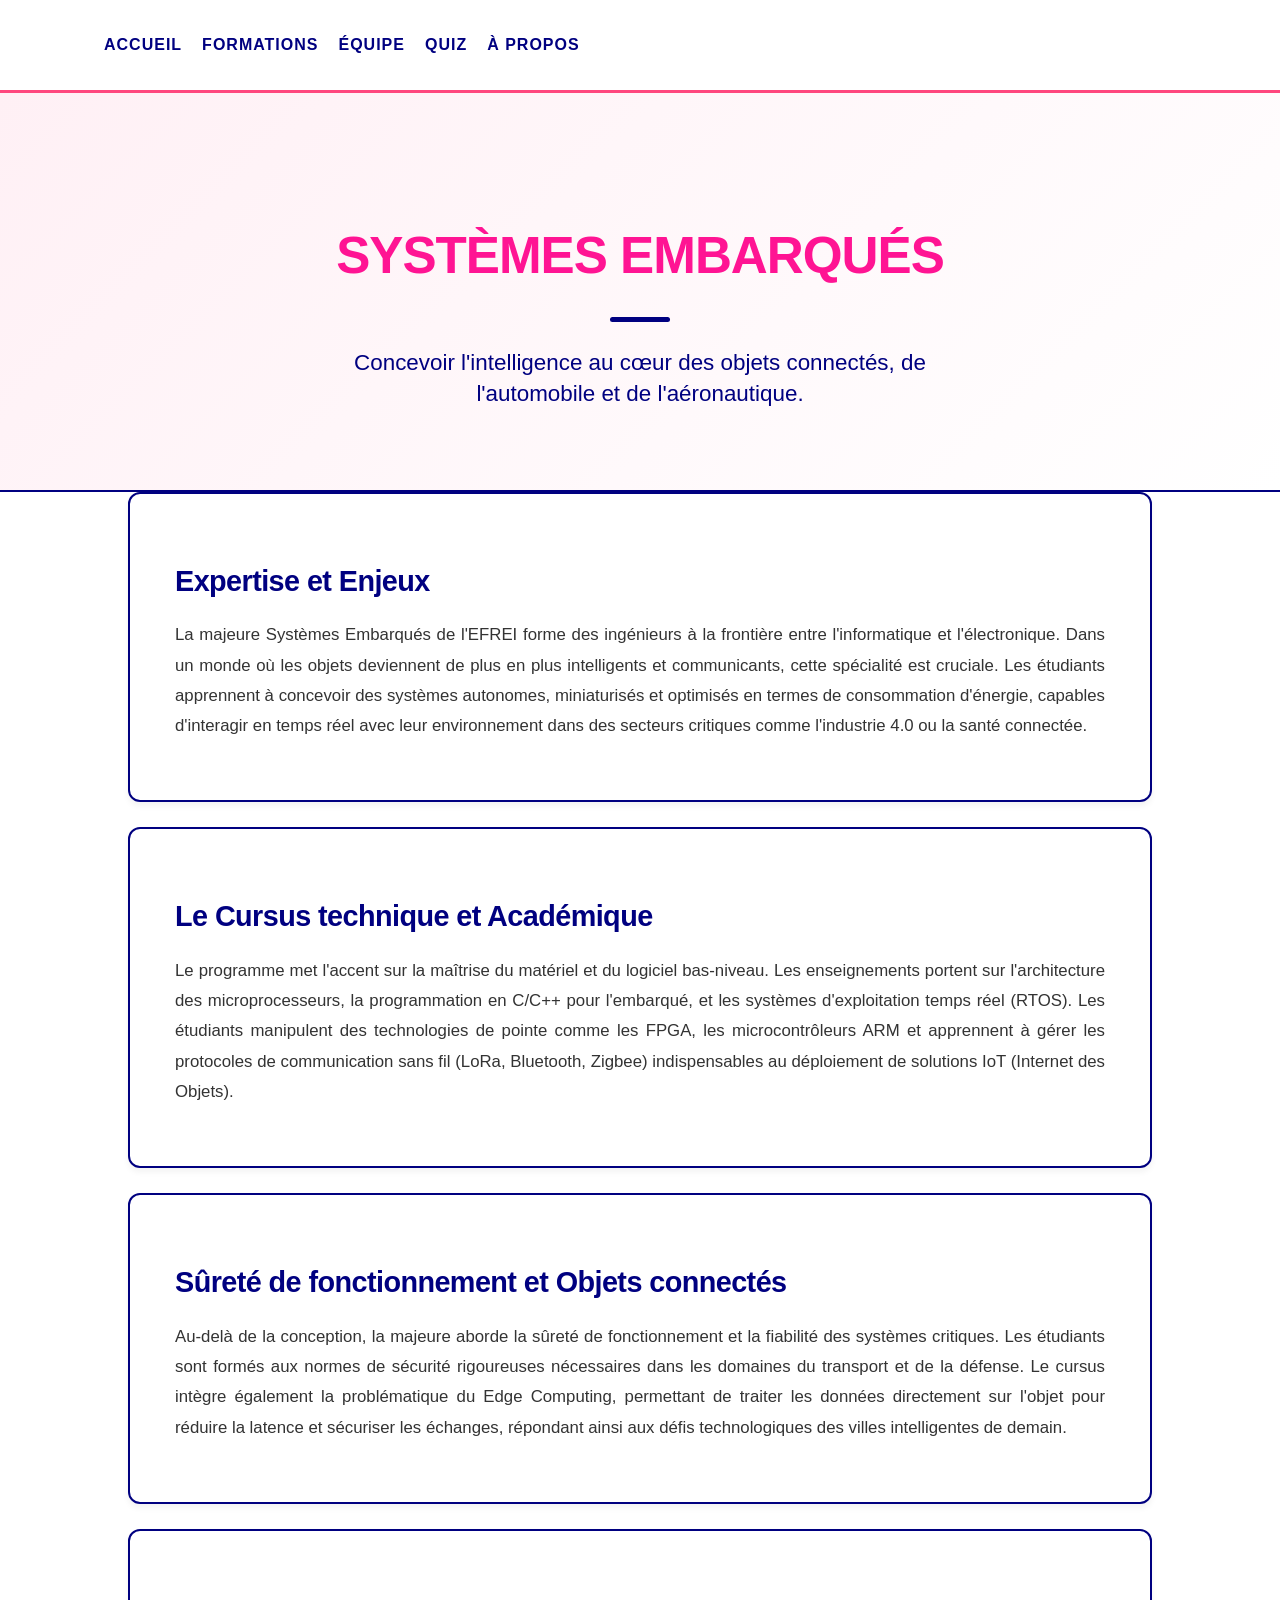
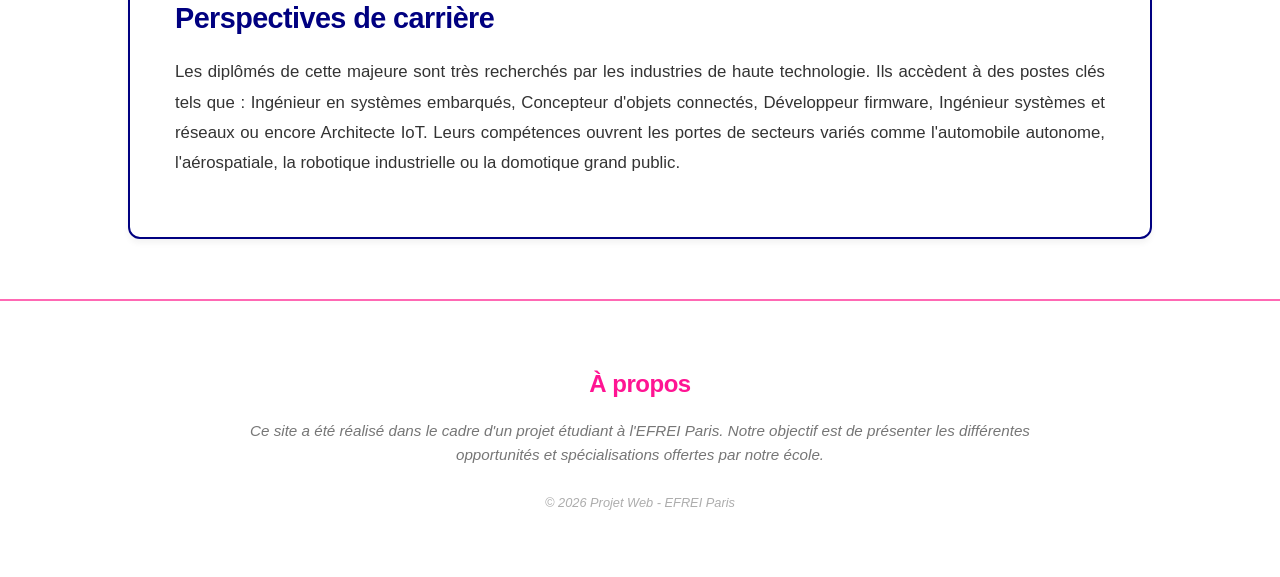
<file: systemes-embarques.html>
<!DOCTYPE html>
<html lang="fr">
<head>
    <meta charset="UTF-8">
    <meta name="viewport" content="width=device-width, initial-scale=1.0">
    <title>Majeure Systèmes Embarqués - EFREI Paris</title>
    <link rel="stylesheet" href="style.css">
</head>
<body>

    <header>
        <nav class="navbar">
            <ul>
                <li><a href="index.html">Accueil</a></li>
                <li><a href="formations.html">Formations</a></li>
                <li><a href="equipe.html">Équipe</a></li>
                <li><a href="quiz.html">Quiz</a></li>
                <li><a href="#about">À propos</a></li>
            </ul>
        </nav>
    </header>

    <!-- SECTION TITRE -->
    <section class="bachelor-hero">
        <div class="hero-content">
            <h1>Systèmes Embarqués</h1>
            <div class="hero-separator"></div>
            <p>Concevoir l'intelligence au cœur des objets connectés, de l'automobile et de l'aéronautique.</p>
        </div>
    </section>

    <main class="bachelor-list">
        
        <!-- BLOC 1 : PRÉSENTATION DÉTAILLÉE -->
        <div class="bachelor-wide-card">
            <div class="card-center">
                <h3>Expertise et Enjeux</h3>
                <p>La majeure Systèmes Embarqués de l'EFREI forme des ingénieurs à la frontière entre l'informatique et l'électronique. Dans un monde où les objets deviennent de plus en plus intelligents et communicants, cette spécialité est cruciale. Les étudiants apprennent à concevoir des systèmes autonomes, miniaturisés et optimisés en termes de consommation d'énergie, capables d'interagir en temps réel avec leur environnement dans des secteurs critiques comme l'industrie 4.0 ou la santé connectée.</p>
            </div>
        </div>

        <!-- BLOC 2 : PROGRAMME TECHNIQUE -->
        <div class="bachelor-wide-card">
            <div class="card-center">
                <h3>Le Cursus technique et Académique</h3>
                <p>Le programme met l'accent sur la maîtrise du matériel et du logiciel bas-niveau. Les enseignements portent sur l'architecture des microprocesseurs, la programmation en C/C++ pour l'embarqué, et les systèmes d'exploitation temps réel (RTOS). Les étudiants manipulent des technologies de pointe comme les FPGA, les microcontrôleurs ARM et apprennent à gérer les protocoles de communication sans fil (LoRa, Bluetooth, Zigbee) indispensables au déploiement de solutions IoT (Internet des Objets).</p>
            </div>
    
        </div>

        <!-- BLOC 3 : SYSTÈMES CRITIQUES ET IOT -->
        <div class="bachelor-wide-card">
            <div class="card-center">
                <h3>Sûreté de fonctionnement et Objets connectés</h3>
                <p>Au-delà de la conception, la majeure aborde la sûreté de fonctionnement et la fiabilité des systèmes critiques. Les étudiants sont formés aux normes de sécurité rigoureuses nécessaires dans les domaines du transport et de la défense. Le cursus intègre également la problématique du Edge Computing, permettant de traiter les données directement sur l'objet pour réduire la latence et sécuriser les échanges, répondant ainsi aux défis technologiques des villes intelligentes de demain.</p>
            </div>
            
        </div>

        <!-- BLOC 4 : DÉBOUCHÉS PROFESSIONNELS -->
        <div class="bachelor-wide-card">
            <div class="card-center">
                <h3>Perspectives de carrière</h3>
                <p>Les diplômés de cette majeure sont très recherchés par les industries de haute technologie. Ils accèdent à des postes clés tels que : Ingénieur en systèmes embarqués, Concepteur d'objets connectés, Développeur firmware, Ingénieur systèmes et réseaux ou encore Architecte IoT. Leurs compétences ouvrent les portes de secteurs variés comme l'automobile autonome, l'aérospatiale, la robotique industrielle ou la domotique grand public.</p>
            </div>
        </div>

    </main>

    <footer id="about" class="footer-about">
        <a href="apropos.html" class="footer-clickable-area">
            <div class="footer-content">
                <h3>À propos</h3>
                <p>Ce site a été réalisé dans le cadre d'un projet étudiant à l'EFREI Paris. Notre objectif est de présenter les différentes opportunités et spécialisations offertes par notre école.</p>
                <p class="copyright">© 2026 Projet Web - EFREI Paris</p>
            </div>
        </a>
    </footer>

</body>
</html>
</file>
<file: style.css>
@import url('https://fonts.googleapis.com/css2?family=Inter:wght@300;400;600;800&display=swap');

body {
    font-family: 'Inter', 'Segoe UI', Roboto, sans-serif;
    color: #2d3436; 
    line-height: 1.7; 
    -webkit-font-smoothing: antialiased;
}

/*  Style des Titres (H1, H2, H3) */
h1, h2, h3 {
    color: #000080; 
    font-weight: 800; 
    letter-spacing: -0.02em; 
    margin-bottom: 1rem;
}

h1 { font-size: 3rem; text-transform: uppercase; color: #ff1493; }
h2 { font-size: 2.2rem; border-bottom: 2px solid #ff1493; display: inline-block; padding-bottom: 5px; }
h3 { font-size: 1.5rem; }

/* 3. Style des Paragraphes */
p {
    font-size: 1.1rem;
    font-weight: 400;
    margin-bottom: 1.5rem;
    color: #4a4a4a;
}

/* 4. Style des Liens et Menu */
a {
    font-weight: 600;
    text-decoration: none;
    transition: 0.3s;
}

.navbar ul li a {
    font-size: 1rem;
    text-transform: uppercase;
    letter-spacing: 1px;
    color: #000080;
}

.navbar ul li a:hover {
    color: #ff1493;
}

/* 5. Le Footer cliquable */
.footer-content h3 {
    color: #ff1493;
    font-size: 1.8rem;
}

.footer-content p {
    font-style: italic;
    font-size: 1rem;
    opacity: 0.8;
}

:root {
    --main-pink: #ff477e; /* Le rose*/
    --light-pink: #fff0f3;
    --dark-grey: #2d2d2d;
}

body {
    font-family: 'Segoe UI', Tahoma, Geneva, Verdana, sans-serif;
    margin: 0;
    line-height: 1.6;
    color: var(--dark-grey);
}

/* Header & Navigation */
header {
    background-color: white;
    border-bottom: 3px solid var(--main-pink);
    display: flex;
    justify-content: space-between;
    align-items: center;
    padding: 1rem 5%;
    position: sticky;
    top: 0;
    z-index: 1000;
}

.logo { height: 50px; 

    filter: hue-rotate(150deg) brightness(1.2);}

nav ul {
    list-style: none;
    display: flex;
    gap: 20px;
}

nav a {
    text-decoration: none;
    color: var(--dark-grey);
    font-weight: bold;
    transition: color 0.3s;
}

nav a:hover {
    color: var(--main-pink);
}

/* Sections */
.hero {
    background-color: var(--light-pink);
    padding: 60px 5%;
    text-align: center;
}

main {
    padding: 0 10%; 
    display: block;
}

.carousel-placeholder {
    height: 300px;
    background: #ddd;
    display: flex;
    align-items: center;
    justify-content: center;
    margin-top: 20px;
    border: 2px dashed var(--main-pink);
}

.carousel-placeholder {
    height: 400px; 
    overflow: hidden; 
    border: 2px solid var(--main-pink); 
}

.img-hero {
    width: 100%;
    height: 100%;
    object-fit: cover; 
}

/* Responsive Design */
@media (max-width: 768px) {
    header { flex-direction: column; }
    nav ul { padding: 0; }
}

/* Footer */
footer {
    background: var(--dark-grey);
    color: white;
    text-align: center;
    padding: 2rem;
    margin-top: 50px;
}

footer a {
    color: var(--main-pink);
    text-decoration: none;
}

/* Cours et formations */

.bachelor-full-width {
    width: 100%;
    background: linear-gradient(to right, #fff0f5, #ffffff, #fff0f5);
    
    /* On met le contour noir tout autour ici */
    border: 2px solid #000000; 
    
    padding: 40px 0;
    margin-bottom: 40px;
    transition: all 0.3s ease;
    box-sizing: border-box; 
}

.bachelor-full-width:hover {
    background: #ffe4e1;
    border-color: #ff69b4; /* Le contour devient rose pour le style */
    cursor: pointer;
}

/* On s'assure que le contenu reste bien aligné au centre du rectangle */
.bachelor-content {
    max-width: 1200px;
    margin: 0 auto;
    display: flex;
    align-items: center;
    justify-content: space-around;
    padding: 0 20px;
}
.bachelor-full-width {
    width: 100%;
    background: linear-gradient(to right, #fff0f5, #ffffff, #fff0f5);
    /* On remplace les bordures claires par un contour noir net */
    border-top: 2px solid #000000; 
    border-bottom: 2px solid #000000;
    padding: 40px 0;
    margin-bottom: 40px;
    transition: all 0.3s ease;
}

.bachelor-full-width:hover {
    background: #ffe4e1; /* Un peu plus foncé*/
    cursor: pointer;
}

/* LA CARTE BACHELOR AVEC CADRE BLEU MARINE */
.card-bachelor-full {
    width: 100%;
    background: white;
    border-radius: 20px;
    padding: 30px;
    margin-bottom: 30px;
    display: flex;
    align-items: center;
    gap: 40px;
    
    /* CONTOUR BLEU MARINE */
    border: 3px solid #000080; 
    box-shadow: 0 10px 20px rgba(0, 0, 128, 0.1); 
    
    box-sizing: border-box;
    transition: all 0.3s ease;
}

.card-bachelor-full:hover {
    transform: translateY(-5px);
    background-color: #f0f4ff; /* Très léger fond bleu */
}

.card-bachelor-full h3 {
    color: #000080; /* Titre en bleu marine aussi */
    margin-top: 0;
}

/* BADGE BLEU POUR LE BACHELOR */
.badge-blue {
    display: inline-block;
    margin-top: 15px;
    padding: 5px 15px;
    background-color: #000080;
    color: white;
    border-radius: 50px;
    font-size: 0.8rem;
    font-weight: bold;
}

/* LES CARTES MAJEURES RESTENT EN ROSE*/
.card-majeure {
    background: white;
    border-radius: 20px;
    padding: 30px;
    text-align: center;
    border: 2px solid #ffc0cb; /* Cadre rose */
    box-shadow: 0 10px 20px rgba(255, 182, 193, 0.2);
    transition: all 0.3s ease;
}/* Conteneur principal */
.formations-grid {
    display: grid;
    grid-template-columns: repeat(auto-fit, minmax(250px, 1fr));
    gap: 25px;
    padding: 40px;
    max-width: 1200px;
    margin: 0 auto;
}

/* LA CARTE BACHELOR*/
.card-link-bachelor {
    grid-column: 1 / -1; /* FORCE LA CARTE SUR TOUTE LA LARGEUR */
    text-decoration: none;
    color: inherit;
}

.card-bachelor-full {
    background: white;
    border-radius: 20px;
    padding: 40px;
    margin-bottom: 20px;
    display: flex; /* Aligne l'icône et le texte horizontalement */
    align-items: center;
    justify-content: center; /* Centre le contenu horizontalement */
    gap: 50px;
    border: 3px solid #000080; 
    box-shadow: 0 10px 20px rgba(0, 0, 128, 0.1);
    transition: all 0.3s ease;
}

.card-bachelor-full:hover {
    transform: translateY(-5px);
    background-color: #f8f9ff;
}

/* Centre le texte à l'intérieur*/
.card-text {
    text-align: center;
    max-width: 600px;
}

/* CARTES DES MAJEURES AVEC CONTOUR NOIR */
.card-majeure {
    background: white;
    border-radius: 20px;
    padding: 30px;
    text-align: center;
    box-shadow: 0 10px 20px rgba(0, 0, 0, 0.1); /* Ombre plus neutre */
    /* On ajoute le contour noir ici aussi */
    border: 2px solid #000000; 
    transition: transform 0.3s ease, box-shadow 0.3s ease;
}

.card-majeure:hover {
    transform: translateY(-10px);
    border-color: #ff69b4; 
    box-shadow: 0 15px 30px rgba(255, 105, 180, 0.3);
}
.bachelor-full-width {
    width: 100%; /* Prend toute la largeur du navigateur */
    background: linear-gradient(to right, #fff0f5, #ffffff, #fff0f5); /* Dégradé rose très léger */
    border-top: 1px solid #ffe4e1;
    border-bottom: 1px solid #ffe4e1;
    padding: 40px 0;
    margin-bottom: 40px;
    transition: all 0.3s ease;
}

.bachelor-full-width:hover {
    background: #fff0f5; /* Devient un peu plus rose */
    cursor: pointer;
}

/* Centre le contenu à l'intérieur du bandeau */
.bachelor-content {
    max-width: 1200px; 
    margin: 0 auto;
    display: flex;
    align-items: center;
    justify-content: space-around;
    padding: 0 20px;
}

.card-text h3 {
    color: #ff1493;
    font-size: 2rem;
    margin: 0;
}

.card-text p {
    color: #666;
    margin: 5px 0 0 0;
}

/* La grille reste centrée en dessous */
.container-formations {
    max-width: 1200px;
    margin: 0 auto;
    padding: 0 20px;
}

.formations-grid {
    display: grid;
    grid-template-columns: repeat(auto-fit, minmax(250px, 1fr));
    gap: 25px;
}
.icon-section {
    font-size: 3rem;
}

.text-section {
    flex-grow: 1; /* Prend tout l'espace central disponible */
    padding: 0 30px;
    text-align: left;
}

.text-section h3 {
    margin: 0;
    color: #ff1493;
}

.text-section p {
    margin: 5px 0 0 0;
    color: #666;
}


.badge-section .badge {
    margin-top: 0; 
}

/* Pour que ça reste beau sur téléphone */
@media (max-width: 768px) {
    .card-bachelor-horizontal {
        flex-direction: column;
        text-align: center;
        padding: 30px;
    }
    .text-section {
        padding: 20px 0;
        text-align: center;
    }
}

/* On réutilise ton badge mais sans le margin-top */
.badge-section .badge {
    margin-top: 0; 
}

@media (max-width: 768px) {
    .card-bachelor-horizontal {
        flex-direction: column;
        text-align: center;
        padding: 30px;
    }
    .text-section {
        padding: 20px 0;
        text-align: center;
    }
}

.card-link {
    text-decoration: none;
    color: inherit; /* Garde la couleur du texte choisie */
    display: block;
}


.formations-hero {
    text-align: center;
    padding: 50px 20px;
    background: linear-gradient(135deg, #fff0f5 0%, #ffffff 100%);
    color: #ff69b4;
}

.formations-grid {
    display: grid;
    grid-template-columns: repeat(auto-fit, minmax(250px, 1fr));
    gap: 25px;
    padding: 40px;
    max-width: 1200px;
    margin: 0 auto;
}

.card-majeure {
    background: white;
    border-radius: 20px;
    padding: 30px;
    text-align: center;
    box-shadow: 0 10px 20px rgba(255, 182, 193, 0.2);
    border: 1px solid #ffe4e1;
    transition: transform 0.3s ease, box-shadow 0.3s ease;
}

.card-majeure:hover {
    transform: translateY(-10px);
    box-shadow: 0 15px 30px rgba(255, 105, 180, 0.3);
    border-color: #ff69b4;
}

.card-icon {
    font-size: 3rem;
    margin-bottom: 15px;
}

.card-majeure h3 {
    color: #ff1493;
    margin-bottom: 15px;
}

.card-majeure p {
    color: #666;
    font-size: 0.9rem;
    line-height: 1.5;
}

.badge {
    display: inline-block;
    margin-top: 20px;
    padding: 5px 15px;
    background-color: #ffc0cb;
    color: white;
    border-radius: 50px;
    font-size: 0.8rem;
    font-weight: bold;
}

html {
    scroll-behavior: smooth;
}

.footer-about {
    background-color: #ffffff;
    border-top: 2px solid #ff69b4; /* Ligne rose de séparation */
    padding: 40px 20px;
    margin-top: 60px;
    text-align: center;
}

.footer-content {
    max-width: 800px;
    margin: 0 auto;
}

.footer-content h3 {
    color: #ff1493;
    margin-bottom: 15px;
    font-size: 1.5rem;
    font-weight: bold;
}

.footer-content p {
    color: #555;
    line-height: 1.6;
    font-size: 0.95rem;
}

.copyright {
    margin-top: 25px;
    font-size: 0.8rem !important;
    color: #999 !important;
}

/* Formations */
/* bachelor */ 

/* --- HEADER DU TITRE --- */
.page-header {
    text-align: center;
    padding: 60px 20px;
    background-color: #ffffff;
}

.page-header h1 {
    color: #ff1493; 
    font-size: 3.5rem;
    margin: 10px 0;
    text-transform: uppercase;
    letter-spacing: 2px;
}

.page-header p {
    color: #000080; /* Bleu marine */
    font-size: 1.2rem;
    font-weight: 500;
}

.header-decoration {
    width: 80px;
    height: 4px;
    background: #ff1493;
    margin: 10px auto;
    border-radius: 2px;
}

/* --- CARTES EN LARGEUR (HORIZONTAL) --- */
.bachelor-list-horizontal {
    max-width: 1100px;
    margin: 0 auto 60px auto;
    display: flex;
    flex-direction: column;
    gap: 20px;
    padding: 0 20px;
}

.bachelor-row {
    display: flex;
    align-items: center;
    background: white;
    border: 2px solid #000080; /* Contour Bleu Marine */
    border-radius: 15px;
    padding: 25px 40px;
    gap: 30px;
    transition: all 0.3s ease;
}

.bachelor-row:hover {
    transform: scale(1.02);
    border-color: #ff1493; /* Devient rose */
    box-shadow: 0 10px 20px rgba(255, 20, 147, 0.1);
}

.row-icon {
    font-size: 3rem;
}

.row-text {
    flex: 1; /* Prend tout l'espace restant */
}

.row-text h3 {
    color: #000080;
    margin-bottom: 8px;
    font-size: 1.6rem;
}

.row-text p {
    color: #555;
    margin: 0;
    line-height: 1.4;
}

.row-badge {
    background: #fff0f5;
    color: #ff1493;
    padding: 8px 15px;
    border-radius: 50px;
    font-weight: bold;
    font-size: 0.8rem;
    white-space: nowrap;
    border: 1px solid #ffc0cb;
}

.bachelor-hero {
    background: linear-gradient(135deg, #fff0f5 0%, #ffffff 100%);
    padding: 80px 20px;
    text-align: center;
    border-bottom: 2px solid #000080; /* Rappel du bleu marine en bas */
}

.hero-content {
    max-width: 800px;
    margin: 0 auto;
}

.bachelor-hero h1 {
    color: #ff1493; /* rose vif */
    font-size: 3.2rem;
    font-weight: 800;
    margin-bottom: 20px;
    text-transform: uppercase;
    letter-spacing: -1px;
}

.hero-separator {
    width: 60px;
    height: 5px;
    background-color: #000080; /* Petite barre bleu marine*/
    margin: 0 auto 25px auto;
    border-radius: 10px;
}

.bachelor-hero p {
    color: #000080; /* Texte en bleu marine pour la lisibilité */
    font-size: 1.4rem;
    font-weight: 500;
    line-height: 1.4;
    max-width: 600px;
    margin: 0 auto;
}
/* cybersécurité */

/* --- Ajustements pour le contenu textuel dense --- */

.bachelor-wide-card {
    display: flex;
    align-items: flex-start; /* Aligne en haut pour les longs textes */
    background: white;
    border: 2px solid #000080;
    border-radius: 12px; 
    padding: 35px 45px;
    margin-bottom: 25px;
    box-shadow: 0 4px 6px rgba(0,0,0,0.05);
}

.card-center h3 {
    color: #000080;
    font-size: 1.8rem;
    margin-bottom: 15px;
    font-weight: 700;
}

.card-center p {
    color: #333;
    line-height: 1.8; /* Augmente l'espace entre les lignes pour la lecture */
    font-size: 1.05rem;
    text-align: justify; 
}

.mini-badge {
    background: #ff1493;
    color: white;
    padding: 8px 18px;
    border-radius: 4px; 
    font-size: 0.75rem;
    text-transform: uppercase;
    letter-spacing: 1px;
    margin-left: 20px;
}
</file>
